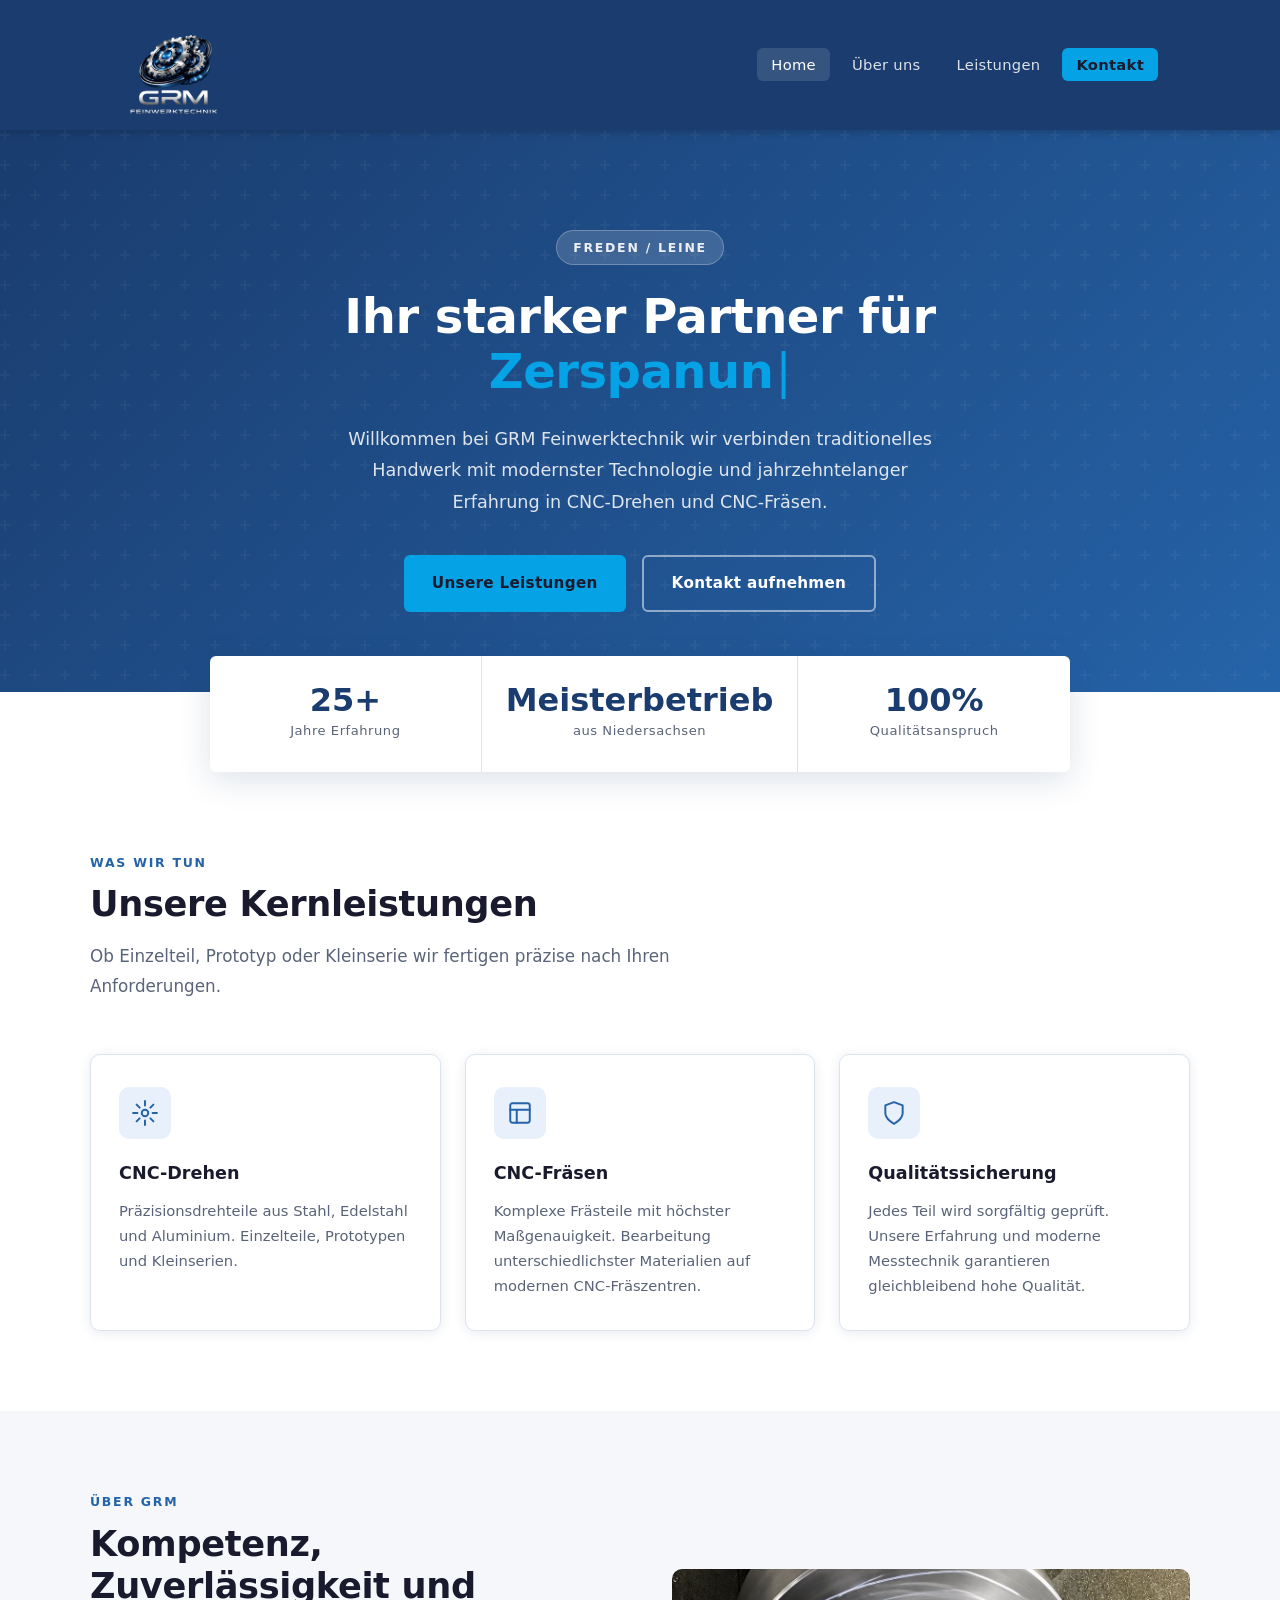
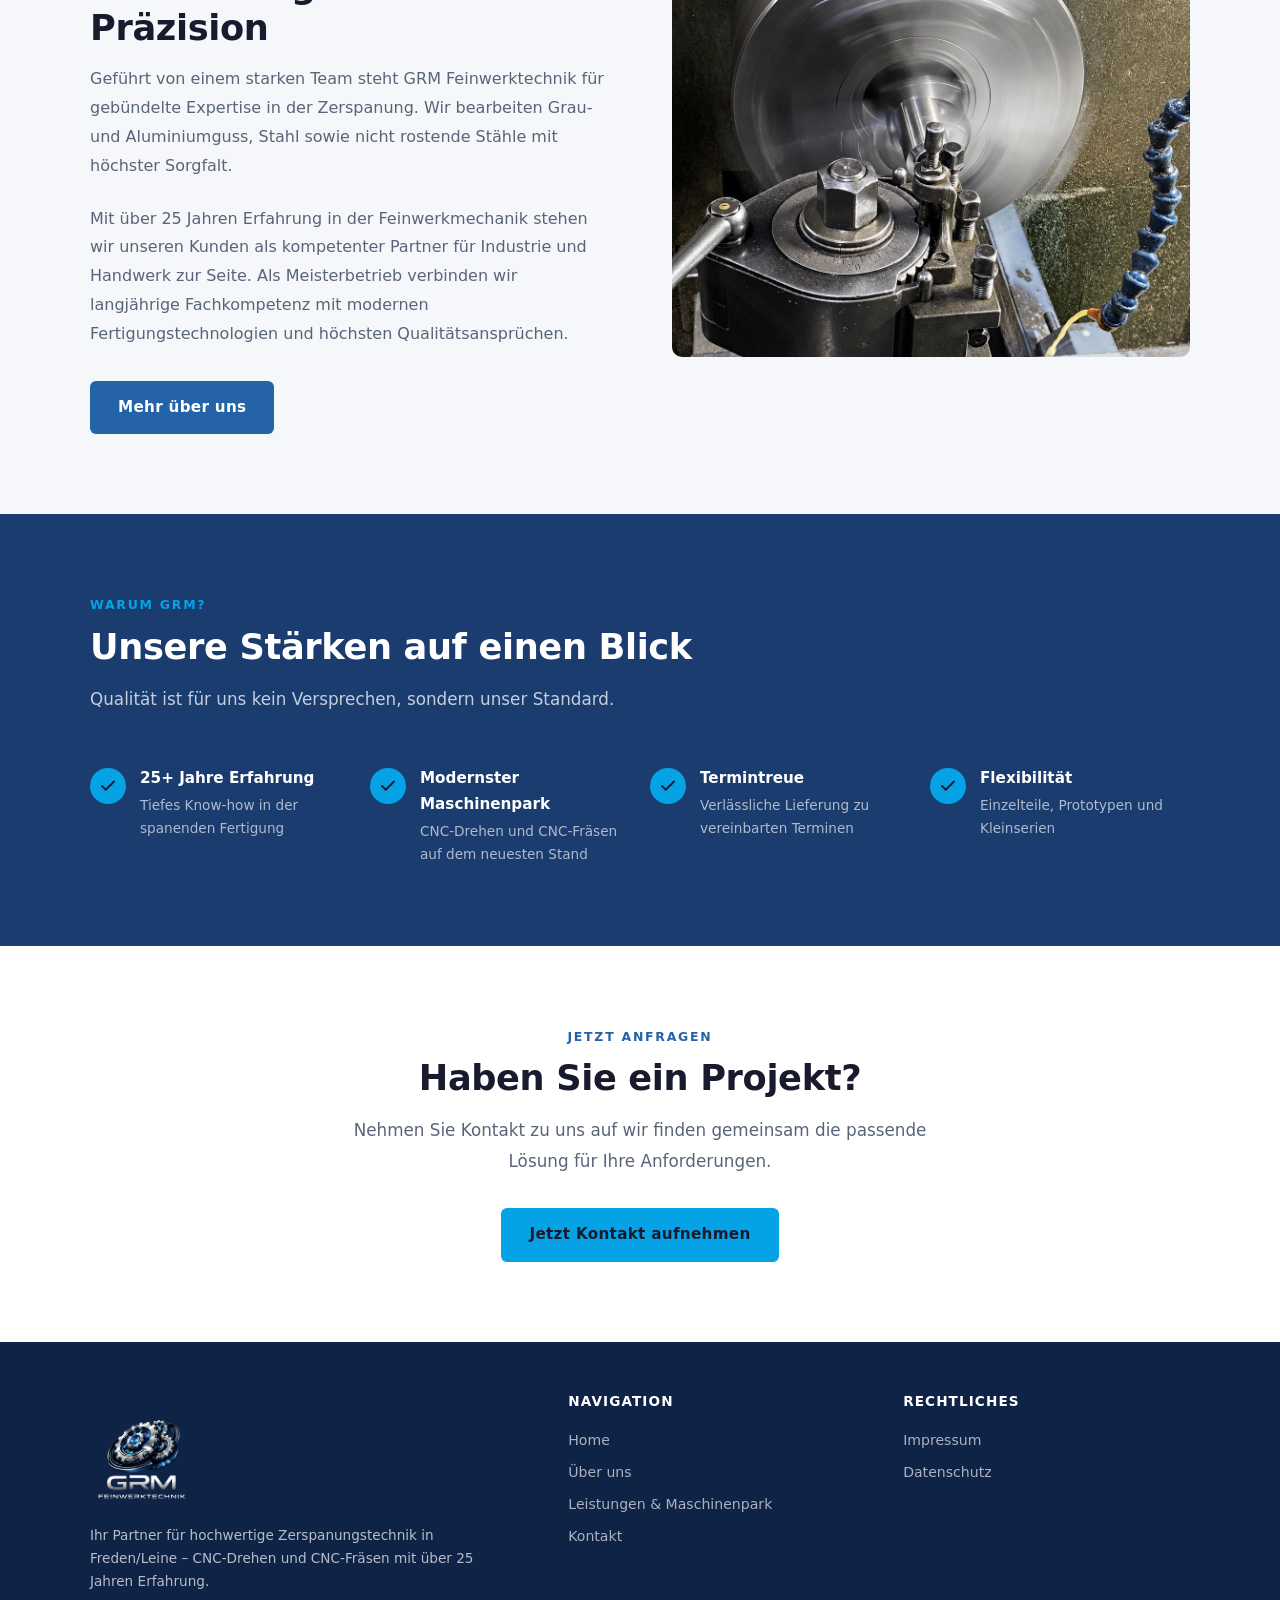
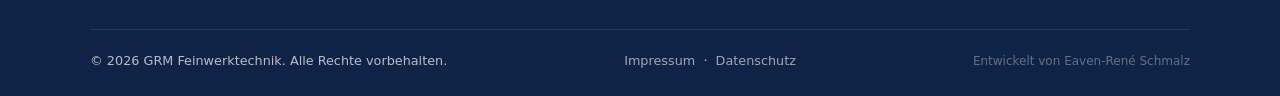
<file: index.html>
<!doctype html>
<html lang="de">
  <head>
    <meta charset="UTF-8" />
    <meta name="viewport" content="width=device-width, initial-scale=1.0" />
    <title>GRM Feinwerktechnik – Ihr Partner für Zerspanungstechnik</title>
    <meta
      name="description"
      content="GRM Feinwerktechnik in Freden/Leine – CNC-Drehen und CNC-Fräsen mit über 25 Jahren Erfahrung. Präzision, Qualität und Zuverlässigkeit."
    />
    <link rel="icon" type="image/svg+xml" href="images/favicon.svg" />
    <link rel="stylesheet" href="css/style.css" />
  </head>
  <body>
    <!-- NAVIGATION -->
    <header>
      <nav>
        <a href="index.html" class="nav-logo">
          <img src="images/Logo.png" alt="GRM Feinwerktechnik" />
        </a>
        <div class="nav-toggle" onclick="toggleNav()" aria-label="Menü">
          <span></span><span></span><span></span>
        </div>
        <ul class="nav-links" id="navLinks">
          <li><a href="index.html" class="active">Home</a></li>
          <li><a href="ueber-uns.html">Über uns</a></li>
          <li><a href="leistungen.html">Leistungen</a></li>
          <li><a href="kontakt.html" class="btn-nav">Kontakt</a></li>
        </ul>
      </nav>
    </header>

    <!-- HERO -->
    <section class="hero">
      <div class="hero-content">
        <div class="hero-badge">Freden / Leine</div>
        <h1>
          Ihr starker Partner für<br /><span id="typed-text"></span
          ><span class="typed-cursor">|</span>
        </h1>
        <p>
          Willkommen bei GRM Feinwerktechnik wir verbinden traditionelles
          Handwerk mit modernster Technologie und jahrzehntelanger Erfahrung in
          CNC-Drehen und CNC-Fräsen.
        </p>
        <div class="hero-cta">
          <a href="leistungen.html" class="btn btn-primary"
            >Unsere Leistungen</a
          >
          <a href="kontakt.html" class="btn btn-outline">Kontakt aufnehmen</a>
        </div>
      </div>
    </section>

    <!-- STATS BAR -->
    <div class="container">
      <div class="stats-bar">
        <div class="stat-item">
          <span class="stat-number">25+</span>
          <span class="stat-label">Jahre Erfahrung</span>
        </div>
        <div class="stat-item">
          <span class="stat-number">Meisterbetrieb</span>
          <span class="stat-label">aus Niedersachsen</span>
        </div>
        <div class="stat-item">
          <span class="stat-number">100%</span>
          <span class="stat-label">Qualitätsanspruch</span>
        </div>
      </div>
    </div>

    <!-- LEISTUNGEN ÜBERSICHT -->
    <section class="section">
      <div class="container">
        <div class="section-label">Was wir tun</div>
        <h2>Unsere Kernleistungen</h2>
        <p class="section-intro">
          Ob Einzelteil, Prototyp oder Kleinserie wir fertigen präzise nach
          Ihren Anforderungen.
        </p>

        <div class="cards">
          <div class="card">
            <div class="card-icon">
              <svg viewBox="0 0 24 24">
                <circle cx="12" cy="12" r="3" />
                <path
                  d="M12 1v4M12 19v4M4.22 4.22l2.83 2.83M16.95 16.95l2.83 2.83M1 12h4M19 12h4M4.22 19.78l2.83-2.83M16.95 7.05l2.83-2.83"
                />
              </svg>
            </div>
            <h3>CNC-Drehen</h3>
            <p>
              Präzisionsdrehteile aus Stahl, Edelstahl und Aluminium.
              Einzelteile, Prototypen und Kleinserien.
            </p>
          </div>

          <div class="card">
            <div class="card-icon">
              <svg viewBox="0 0 24 24">
                <rect x="3" y="3" width="18" height="18" rx="2" />
                <path d="M3 9h18M9 21V9" />
              </svg>
            </div>
            <h3>CNC-Fräsen</h3>
            <p>
              Komplexe Frästeile mit höchster Maßgenauigkeit. Bearbeitung
              unterschiedlichster Materialien auf modernen CNC-Fräszentren.
            </p>
          </div>

          <div class="card">
            <div class="card-icon">
              <svg viewBox="0 0 24 24">
                <path d="M12 22s8-4 8-10V5l-8-3-8 3v7c0 6 8 10 8 10z" />
              </svg>
            </div>
            <h3>Qualitätssicherung</h3>
            <p>
              Jedes Teil wird sorgfältig geprüft. Unsere Erfahrung und moderne
              Messtechnik garantieren gleichbleibend hohe Qualität.
            </p>
          </div>
        </div>
      </div>
    </section>

    <!-- ÜBER UNS TEASER -->
    <section class="section section-light">
      <div class="container">
        <div class="two-col">
          <div>
            <div class="section-label">Über GRM</div>
            <h2>Kompetenz, Zuverlässigkeit und Präzision</h2>
            <p
              style="
                color: var(--text-muted);
                margin-bottom: 24px;
                line-height: 1.8;
              "
            >
              Geführt von einem starken Team steht GRM Feinwerktechnik für
              gebündelte Expertise in der Zerspanung. Wir bearbeiten Grau- und
              Aluminiumguss, Stahl sowie nicht rostende Stähle mit höchster
              Sorgfalt.
            </p>
            <p
              style="
                color: var(--text-muted);
                margin-bottom: 32px;
                line-height: 1.8;
              "
            >
              Mit über 25 Jahren Erfahrung in der Feinwerkmechanik stehen wir
              unseren Kunden als kompetenter Partner für Industrie und Handwerk
              zur Seite. Als Meisterbetrieb verbinden wir langjährige
              Fachkompetenz mit modernen Fertigungstechnologien und höchsten
              Qualitätsansprüchen.
            </p>
            <a href="ueber-uns.html" class="btn btn-blue">Mehr über uns</a>
          </div>
          <div style="border-radius: 10px; overflow: hidden; aspect-ratio: 4/3">
            <img
              src="images/image_01.jpeg"
              alt="CNC Maschine bei GRM Feinwerktechnik"
              style="
                width: 100%;
                height: 100%;
                object-fit: cover;
                display: block;
              "
            />
          </div>
        </div>
      </div>
    </section>

    <!-- WARUM GRM -->

    <section class="section section-blue">
      <div class="container">
        <div class="section-label">Warum GRM?</div>
        <h2>Unsere Stärken auf einen Blick</h2>
        <p class="section-intro">
          Qualität ist für uns kein Versprechen, sondern unser Standard.
        </p>

        <div class="usp-list">
          <div class="usp-item">
            <div class="usp-icon">
              <svg viewBox="0 0 24 24">
                <polyline points="20 6 9 17 4 12" />
              </svg>
            </div>
            <div>
              <strong>25+ Jahre Erfahrung</strong>
              <p>Tiefes Know-how in der spanenden Fertigung</p>
            </div>
          </div>
          <div class="usp-item">
            <div class="usp-icon">
              <svg viewBox="0 0 24 24">
                <polyline points="20 6 9 17 4 12" />
              </svg>
            </div>
            <div>
              <strong>Modernster Maschinenpark</strong>
              <p>CNC-Drehen und CNC-Fräsen auf dem neuesten Stand</p>
            </div>
          </div>
          <div class="usp-item">
            <div class="usp-icon">
              <svg viewBox="0 0 24 24">
                <polyline points="20 6 9 17 4 12" />
              </svg>
            </div>
            <div>
              <strong>Termintreue</strong>
              <p>Verlässliche Lieferung zu vereinbarten Terminen</p>
            </div>
          </div>
          <div class="usp-item">
            <div class="usp-icon">
              <svg viewBox="0 0 24 24">
                <polyline points="20 6 9 17 4 12" />
              </svg>
            </div>
            <div>
              <strong>Flexibilität</strong>
              <p>Einzelteile, Prototypen und Kleinserien</p>
            </div>
          </div>
        </div>
      </div>
    </section>

    <!-- CTA -->
    <section class="section" style="text-align: center">
      <div class="container">
        <div class="section-label">Jetzt anfragen</div>
        <h2>Haben Sie ein Projekt?</h2>
        <p class="section-intro" style="margin: 0 auto 32px">
          Nehmen Sie Kontakt zu uns auf wir finden gemeinsam die passende Lösung
          für Ihre Anforderungen.
        </p>
        <a href="kontakt.html" class="btn btn-primary"
          >Jetzt Kontakt aufnehmen</a
        >
      </div>
    </section>

    <!-- FOOTER -->
    <footer>
      <div class="footer-inner">
        <div class="footer-brand">
          <a href="index.html" class="nav-logo" style="text-decoration: none">
            <img src="images/Logo.png" alt="GRM Feinwerktechnik" />
          </a>
          <p>
            Ihr Partner für hochwertige Zerspanungstechnik in Freden/Leine –
            CNC-Drehen und CNC-Fräsen mit über 25 Jahren Erfahrung.
          </p>
        </div>
        <div class="footer-col">
          <h4>Navigation</h4>
          <a href="index.html">Home</a>
          <a href="ueber-uns.html">Über uns</a>
          <a href="leistungen.html">Leistungen &amp; Maschinenpark</a>
          <a href="kontakt.html">Kontakt</a>
        </div>
        <div class="footer-col">
          <h4>Rechtliches</h4>
          <a href="impressum.html">Impressum</a>
          <a href="datenschutz.html">Datenschutz</a>
        </div>
      </div>
      <div class="footer-bottom">
        <span>&copy; 2026 GRM Feinwerktechnik. Alle Rechte vorbehalten.</span>
        <span>
          <a href="impressum.html">Impressum</a> &nbsp;·&nbsp;
          <a href="datenschutz.html">Datenschutz</a>
        </span>
        <span style="color: rgba(255, 255, 255, 0.35); font-size: 0.75rem"
          >Entwickelt von Eaven-René Schmalz</span
        >
      </div>
    </footer>

    <script>
      function toggleNav() {
        document.getElementById("navLinks").classList.toggle("open");
      }

      // Typewriter Animation
      const words = [
        "Zerspanungstechnik",
        "Prototypenbau",
        "CNC-Fräsen",
        "CNC-Drehen",
        "Kleinserien",
        "Ersatzteile",
      ];

      let wordIndex = 0;
      let charIndex = 0;
      let isDeleting = false;
      const el = document.getElementById("typed-text");

      function type() {
        const current = words[wordIndex];

        if (isDeleting) {
          el.textContent = current.substring(0, charIndex - 1);
          charIndex--;
        } else {
          el.textContent = current.substring(0, charIndex + 1);
          charIndex++;
        }

        let delay = isDeleting ? 55 : 95;

        if (!isDeleting && charIndex === current.length) {
          delay = 2200;
          isDeleting = true;
        } else if (isDeleting && charIndex === 0) {
          isDeleting = false;
          wordIndex = (wordIndex + 1) % words.length;
          delay = 350;
        }

        setTimeout(type, delay);
      }

      setTimeout(type, 600);
    </script>
  </body>
</html>
</file>
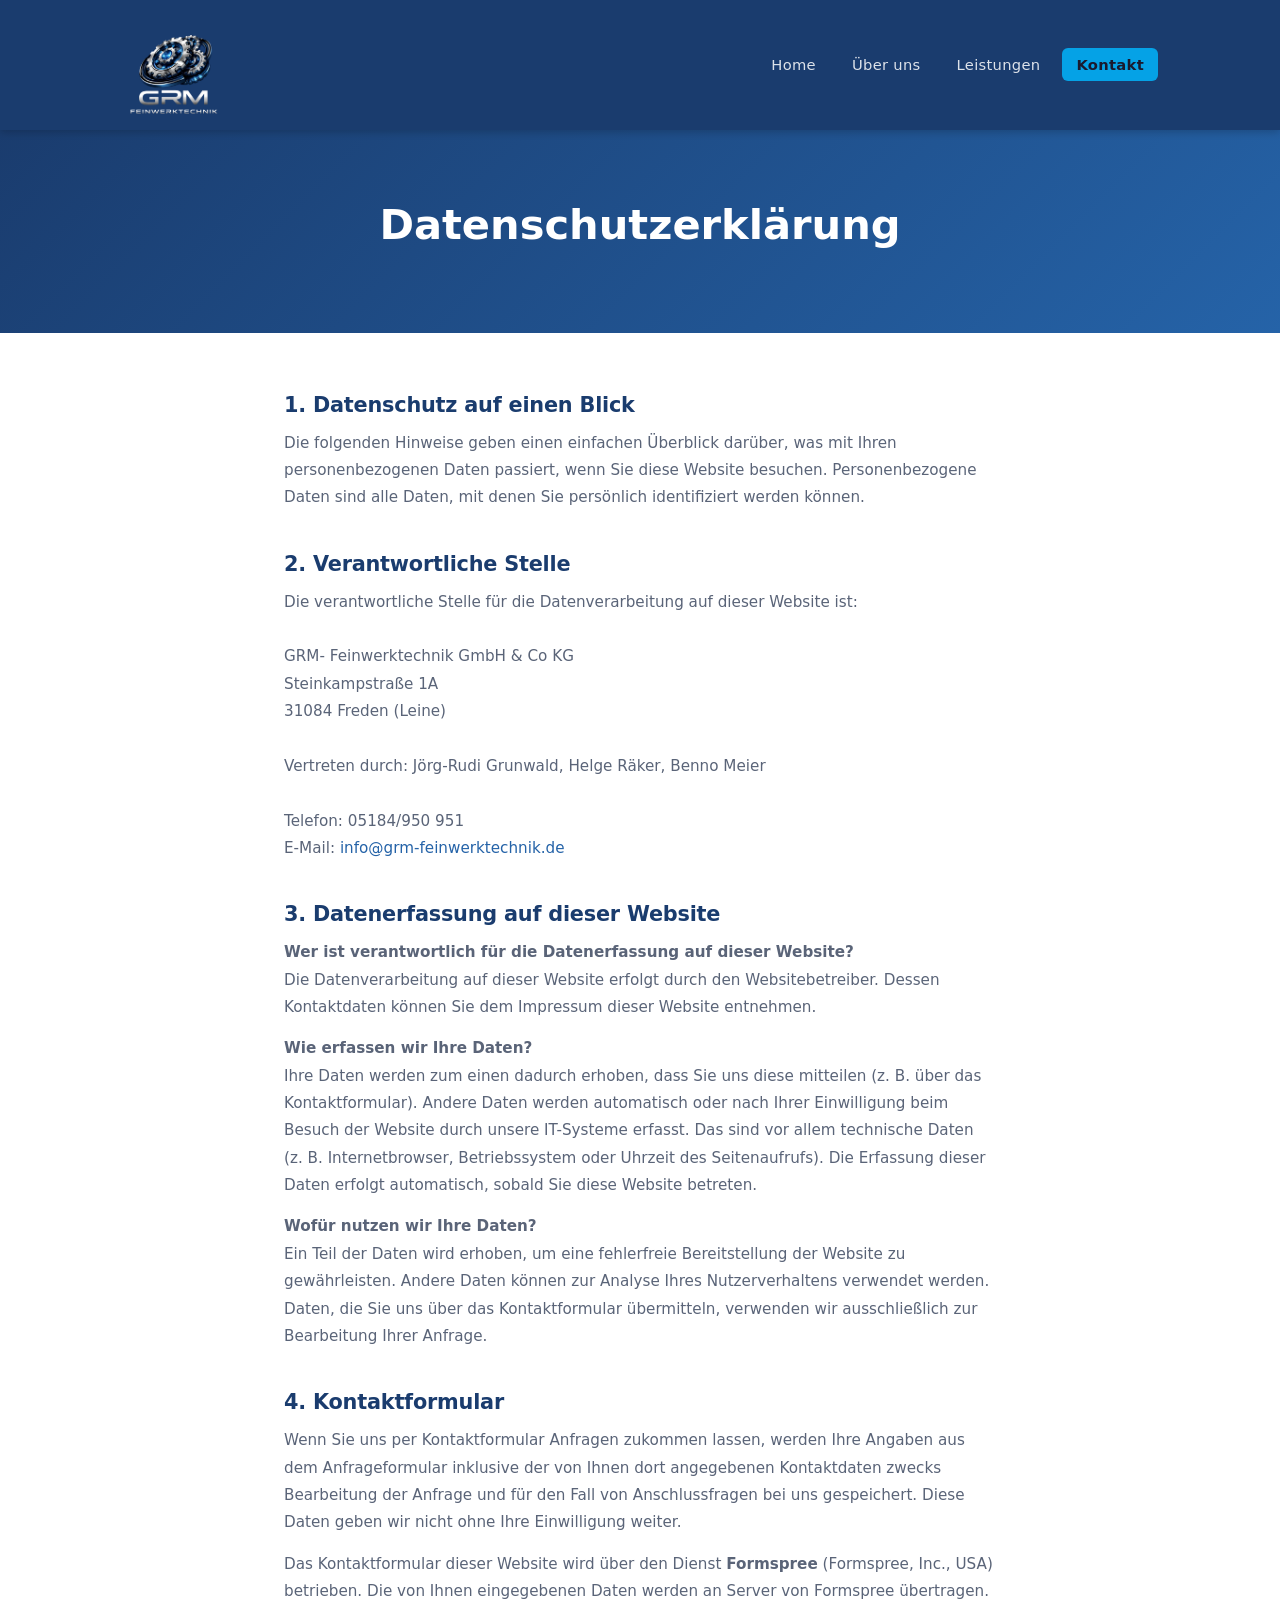
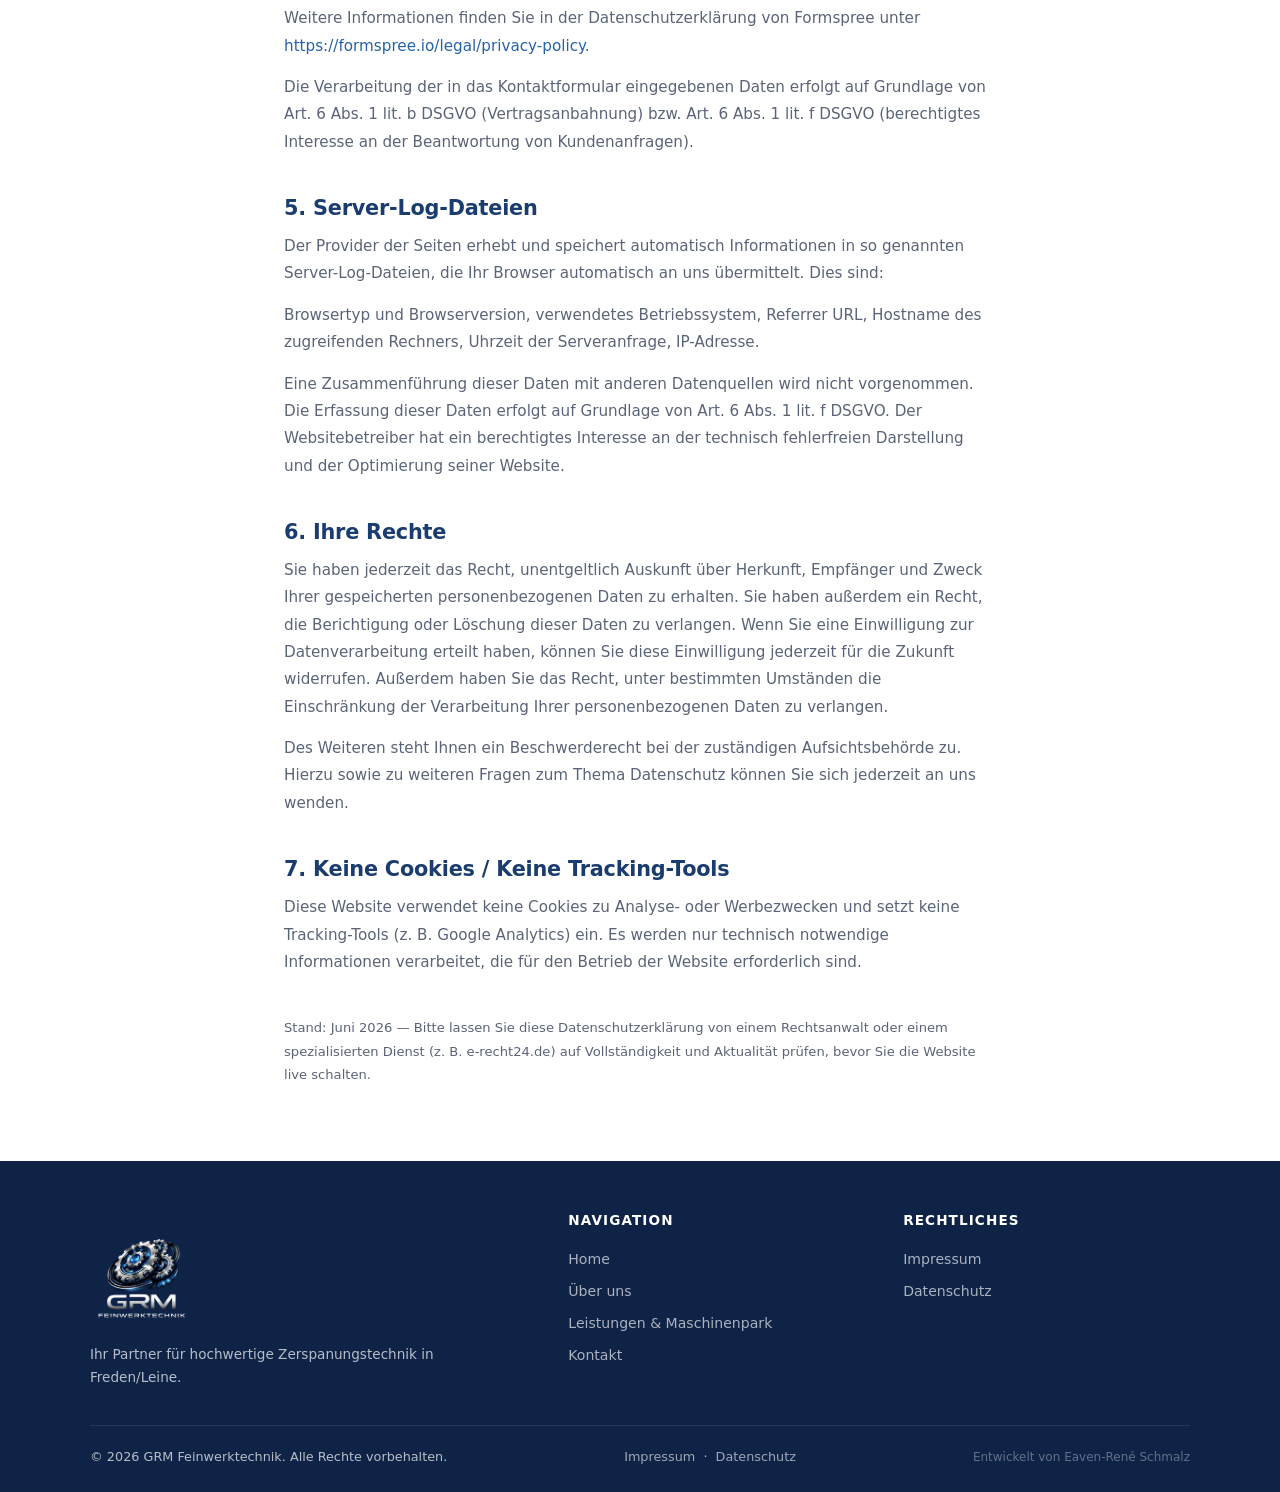
<file: datenschutz.html>
<!doctype html>
<html lang="de">
  <head>
    <meta charset="UTF-8" />
    <meta name="viewport" content="width=device-width, initial-scale=1.0" />
    <title>Datenschutzerklärung – GRM Feinwerktechnik</title>
    <link rel="icon" type="image/svg+xml" href="images/favicon.svg" />
    <link rel="stylesheet" href="css/style.css" />
  </head>
  <body>
    <!-- NAVIGATION -->
    <header>
      <nav>
        <a href="index.html" class="nav-logo">
          <img src="images/Logo.png" alt="GRM Feinwerktechnik" />
        </a>
        <div class="nav-toggle" onclick="toggleNav()" aria-label="Menü">
          <span></span><span></span><span></span>
        </div>
        <ul class="nav-links" id="navLinks">
          <li><a href="index.html">Home</a></li>
          <li><a href="ueber-uns.html">Über uns</a></li>
          <li><a href="leistungen.html">Leistungen</a></li>
          <li><a href="kontakt.html" class="btn-nav">Kontakt</a></li>
        </ul>
      </nav>
    </header>

    <!-- PAGE HEADER -->
    <div class="page-header">
      <h1>Datenschutzerklärung</h1>
    </div>

    <div class="legal-content">
      <h2>1. Datenschutz auf einen Blick</h2>
      <p>
        Die folgenden Hinweise geben einen einfachen Überblick darüber, was mit
        Ihren personenbezogenen Daten passiert, wenn Sie diese Website besuchen.
        Personenbezogene Daten sind alle Daten, mit denen Sie persönlich
        identifiziert werden können.
      </p>

      <h2>2. Verantwortliche Stelle</h2>
      <p>
        Die verantwortliche Stelle für die Datenverarbeitung auf dieser Website
        ist:<br /><br />
        GRM- Feinwerktechnik GmbH & Co KG<br />
        Steinkampstraße 1A<br />
        31084 Freden (Leine)<br /><br />
        Vertreten durch: Jörg-Rudi Grunwald, Helge Räker, Benno Meier<br /><br />
        Telefon: 05184/950 951<br />
        E-Mail:
        <a href="mailto:info@grm-feinwerktechnik.de"
          >info@grm-feinwerktechnik.de</a
        >
      </p>

      <h2>3. Datenerfassung auf dieser Website</h2>
      <p>
        <strong
          >Wer ist verantwortlich für die Datenerfassung auf dieser
          Website?</strong
        ><br />
        Die Datenverarbeitung auf dieser Website erfolgt durch den
        Websitebetreiber. Dessen Kontaktdaten können Sie dem Impressum dieser
        Website entnehmen.
      </p>
      <p>
        <strong>Wie erfassen wir Ihre Daten?</strong><br />
        Ihre Daten werden zum einen dadurch erhoben, dass Sie uns diese
        mitteilen (z. B. über das Kontaktformular). Andere Daten werden
        automatisch oder nach Ihrer Einwilligung beim Besuch der Website durch
        unsere IT-Systeme erfasst. Das sind vor allem technische Daten (z. B.
        Internetbrowser, Betriebssystem oder Uhrzeit des Seitenaufrufs). Die
        Erfassung dieser Daten erfolgt automatisch, sobald Sie diese Website
        betreten.
      </p>
      <p>
        <strong>Wofür nutzen wir Ihre Daten?</strong><br />
        Ein Teil der Daten wird erhoben, um eine fehlerfreie Bereitstellung der
        Website zu gewährleisten. Andere Daten können zur Analyse Ihres
        Nutzerverhaltens verwendet werden. Daten, die Sie uns über das
        Kontaktformular übermitteln, verwenden wir ausschließlich zur
        Bearbeitung Ihrer Anfrage.
      </p>

      <h2>4. Kontaktformular</h2>
      <p>
        Wenn Sie uns per Kontaktformular Anfragen zukommen lassen, werden Ihre
        Angaben aus dem Anfrageformular inklusive der von Ihnen dort angegebenen
        Kontaktdaten zwecks Bearbeitung der Anfrage und für den Fall von
        Anschlussfragen bei uns gespeichert. Diese Daten geben wir nicht ohne
        Ihre Einwilligung weiter.
      </p>
      <p>
        Das Kontaktformular dieser Website wird über den Dienst
        <strong>Formspree</strong> (Formspree, Inc., USA) betrieben. Die von
        Ihnen eingegebenen Daten werden an Server von Formspree übertragen.
        Weitere Informationen finden Sie in der Datenschutzerklärung von
        Formspree unter
        <a
          href="https://formspree.io/legal/privacy-policy"
          target="_blank"
          rel="noopener"
          >https://formspree.io/legal/privacy-policy</a
        >.
      </p>
      <p>
        Die Verarbeitung der in das Kontaktformular eingegebenen Daten erfolgt
        auf Grundlage von Art. 6 Abs. 1 lit. b DSGVO (Vertragsanbahnung) bzw.
        Art. 6 Abs. 1 lit. f DSGVO (berechtigtes Interesse an der Beantwortung
        von Kundenanfragen).
      </p>

      <h2>5. Server-Log-Dateien</h2>
      <p>
        Der Provider der Seiten erhebt und speichert automatisch Informationen
        in so genannten Server-Log-Dateien, die Ihr Browser automatisch an uns
        übermittelt. Dies sind:
      </p>
      <p>
        Browsertyp und Browserversion, verwendetes Betriebssystem, Referrer URL,
        Hostname des zugreifenden Rechners, Uhrzeit der Serveranfrage,
        IP-Adresse.
      </p>
      <p>
        Eine Zusammenführung dieser Daten mit anderen Datenquellen wird nicht
        vorgenommen. Die Erfassung dieser Daten erfolgt auf Grundlage von Art. 6
        Abs. 1 lit. f DSGVO. Der Websitebetreiber hat ein berechtigtes Interesse
        an der technisch fehlerfreien Darstellung und der Optimierung seiner
        Website.
      </p>

      <h2>6. Ihre Rechte</h2>
      <p>
        Sie haben jederzeit das Recht, unentgeltlich Auskunft über Herkunft,
        Empfänger und Zweck Ihrer gespeicherten personenbezogenen Daten zu
        erhalten. Sie haben außerdem ein Recht, die Berichtigung oder Löschung
        dieser Daten zu verlangen. Wenn Sie eine Einwilligung zur
        Datenverarbeitung erteilt haben, können Sie diese Einwilligung jederzeit
        für die Zukunft widerrufen. Außerdem haben Sie das Recht, unter
        bestimmten Umständen die Einschränkung der Verarbeitung Ihrer
        personenbezogenen Daten zu verlangen.
      </p>
      <p>
        Des Weiteren steht Ihnen ein Beschwerderecht bei der zuständigen
        Aufsichtsbehörde zu. Hierzu sowie zu weiteren Fragen zum Thema
        Datenschutz können Sie sich jederzeit an uns wenden.
      </p>

      <h2>7. Keine Cookies / Keine Tracking-Tools</h2>
      <p>
        Diese Website verwendet keine Cookies zu Analyse- oder Werbezwecken und
        setzt keine Tracking-Tools (z. B. Google Analytics) ein. Es werden nur
        technisch notwendige Informationen verarbeitet, die für den Betrieb der
        Website erforderlich sind.
      </p>

      <p style="margin-top: 40px; font-size: 0.82rem; color: var(--text-muted)">
        Stand: Juni 2026 — Bitte lassen Sie diese Datenschutzerklärung von einem
        Rechtsanwalt oder einem spezialisierten Dienst (z. B. e-recht24.de) auf
        Vollständigkeit und Aktualität prüfen, bevor Sie die Website live
        schalten.
      </p>
    </div>

    <!-- FOOTER -->
    <footer>
      <div class="footer-inner">
        <div class="footer-brand">
          <a href="index.html" class="nav-logo" style="text-decoration: none">
            <img src="images/Logo.png" alt="GRM Feinwerktechnik" />
          </a>
          <p>Ihr Partner für hochwertige Zerspanungstechnik in Freden/Leine.</p>
        </div>
        <div class="footer-col">
          <h4>Navigation</h4>
          <a href="index.html">Home</a>
          <a href="ueber-uns.html">Über uns</a>
          <a href="leistungen.html">Leistungen &amp; Maschinenpark</a>
          <a href="kontakt.html">Kontakt</a>
        </div>
        <div class="footer-col">
          <h4>Rechtliches</h4>
          <a href="impressum.html">Impressum</a>
          <a href="datenschutz.html">Datenschutz</a>
        </div>
      </div>
      <div class="footer-bottom">
        <span>&copy; 2026 GRM Feinwerktechnik. Alle Rechte vorbehalten.</span>
        <span>
          <a href="impressum.html">Impressum</a> &nbsp;·&nbsp;
          <a href="datenschutz.html">Datenschutz</a>
        </span>
        <span style="color: rgba(255, 255, 255, 0.35); font-size: 0.75rem"
          >Entwickelt von Eaven-René Schmalz</span
        >
      </div>
    </footer>

    <script>
      function toggleNav() {
        document.getElementById("navLinks").classList.toggle("open");
      }
    </script>
  </body>
</html>
</file>
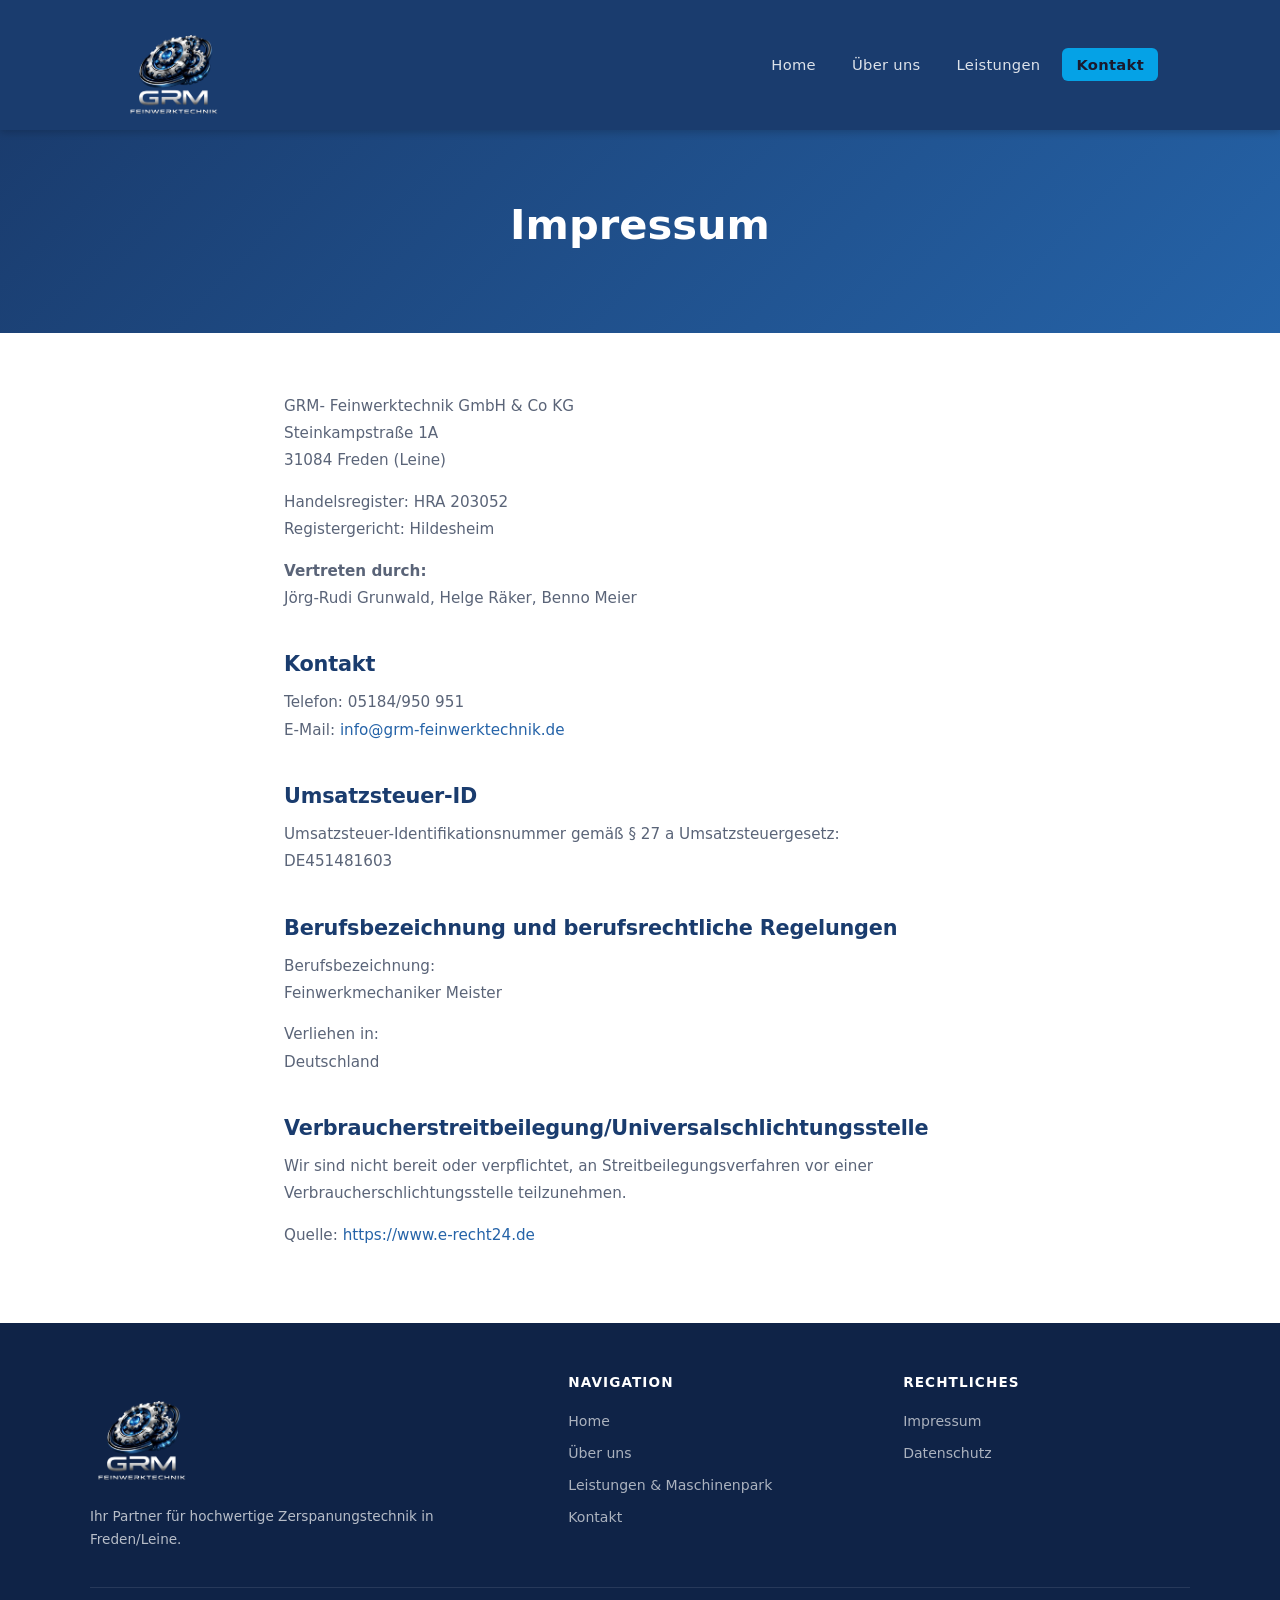
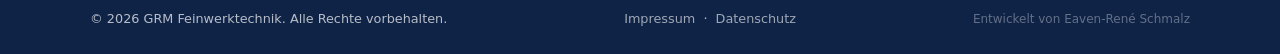
<file: impressum.html>
<!doctype html>
<html lang="de">
  <head>
    <meta charset="UTF-8" />
    <meta name="viewport" content="width=device-width, initial-scale=1.0" />
    <title>Impressum – GRM Feinwerktechnik</title>
    <link rel="icon" type="image/svg+xml" href="images/favicon.svg" />
    <link rel="stylesheet" href="css/style.css" />
  </head>
  <body>
    <!-- NAVIGATION -->
    <header>
      <nav>
        <a href="index.html" class="nav-logo">
          <img src="images/Logo.png" alt="GRM Feinwerktechnik" />
        </a>
        <div class="nav-toggle" onclick="toggleNav()" aria-label="Menü">
          <span></span><span></span><span></span>
        </div>
        <ul class="nav-links" id="navLinks">
          <li><a href="index.html">Home</a></li>
          <li><a href="ueber-uns.html">Über uns</a></li>
          <li><a href="leistungen.html">Leistungen</a></li>
          <li><a href="kontakt.html" class="btn-nav">Kontakt</a></li>
        </ul>
      </nav>
    </header>

    <!-- PAGE HEADER -->
    <div class="page-header">
      <h1>Impressum</h1>
    </div>

    <div class="legal-content">
      <p>
        GRM- Feinwerktechnik GmbH & Co KG<br />
        Steinkampstraße 1A<br />
        31084 Freden (Leine)
      </p>

      <p>
        Handelsregister: HRA 203052<br />
        Registergericht: Hildesheim
      </p>

      <p>
        <strong>Vertreten durch:</strong><br />
        Jörg-Rudi Grunwald, Helge Räker, Benno Meier
      </p>

      <h2>Kontakt</h2>
      <p>
        Telefon: 05184/950 951<br />
        E-Mail:
        <a href="mailto:info@grm-feinwerktechnik.de"
          >info@grm-feinwerktechnik.de</a
        >
      </p>

      <h2>Umsatzsteuer-ID</h2>
      <p>
        Umsatzsteuer-Identifikationsnummer gemäß § 27 a Umsatzsteuergesetz:<br />
        DE451481603
      </p>

      <h2>Berufsbezeichnung und berufsrechtliche Regelungen</h2>
      <p>
        Berufsbezeichnung:<br />
        Feinwerkmechaniker Meister
      </p>
      <p>
        Verliehen in:<br />
        Deutschland
      </p>

      <h2>
        Verbraucher&shy;streit&shy;beilegung/Universal&shy;schlichtungs&shy;stelle
      </h2>
      <p>
        Wir sind nicht bereit oder verpflichtet, an Streitbeilegungsverfahren
        vor einer Verbraucherschlichtungsstelle teilzunehmen.
      </p>

      <p>
        Quelle:
        <a href="https://www.e-recht24.de" target="_blank" rel="noopener"
          >https://www.e-recht24.de</a
        >
      </p>
    </div>

    <!-- FOOTER -->
    <footer>
      <div class="footer-inner">
        <div class="footer-brand">
          <a href="index.html" class="nav-logo" style="text-decoration: none">
            <img src="images/Logo.png" alt="GRM Feinwerktechnik" />
          </a>
          <p>Ihr Partner für hochwertige Zerspanungstechnik in Freden/Leine.</p>
        </div>
        <div class="footer-col">
          <h4>Navigation</h4>
          <a href="index.html">Home</a>
          <a href="ueber-uns.html">Über uns</a>
          <a href="leistungen.html">Leistungen &amp; Maschinenpark</a>
          <a href="kontakt.html">Kontakt</a>
        </div>
        <div class="footer-col">
          <h4>Rechtliches</h4>
          <a href="impressum.html">Impressum</a>
          <a href="datenschutz.html">Datenschutz</a>
        </div>
      </div>
      <div class="footer-bottom">
        <span>&copy; 2026 GRM Feinwerktechnik. Alle Rechte vorbehalten.</span>
        <span>
          <a href="impressum.html">Impressum</a> &nbsp;·&nbsp;
          <a href="datenschutz.html">Datenschutz</a>
        </span>
        <span style="color: rgba(255, 255, 255, 0.35); font-size: 0.75rem"
          >Entwickelt von Eaven-René Schmalz</span
        >
      </div>
    </footer>

    <script>
      function toggleNav() {
        document.getElementById("navLinks").classList.toggle("open");
      }
    </script>
  </body>
</html>
</file>
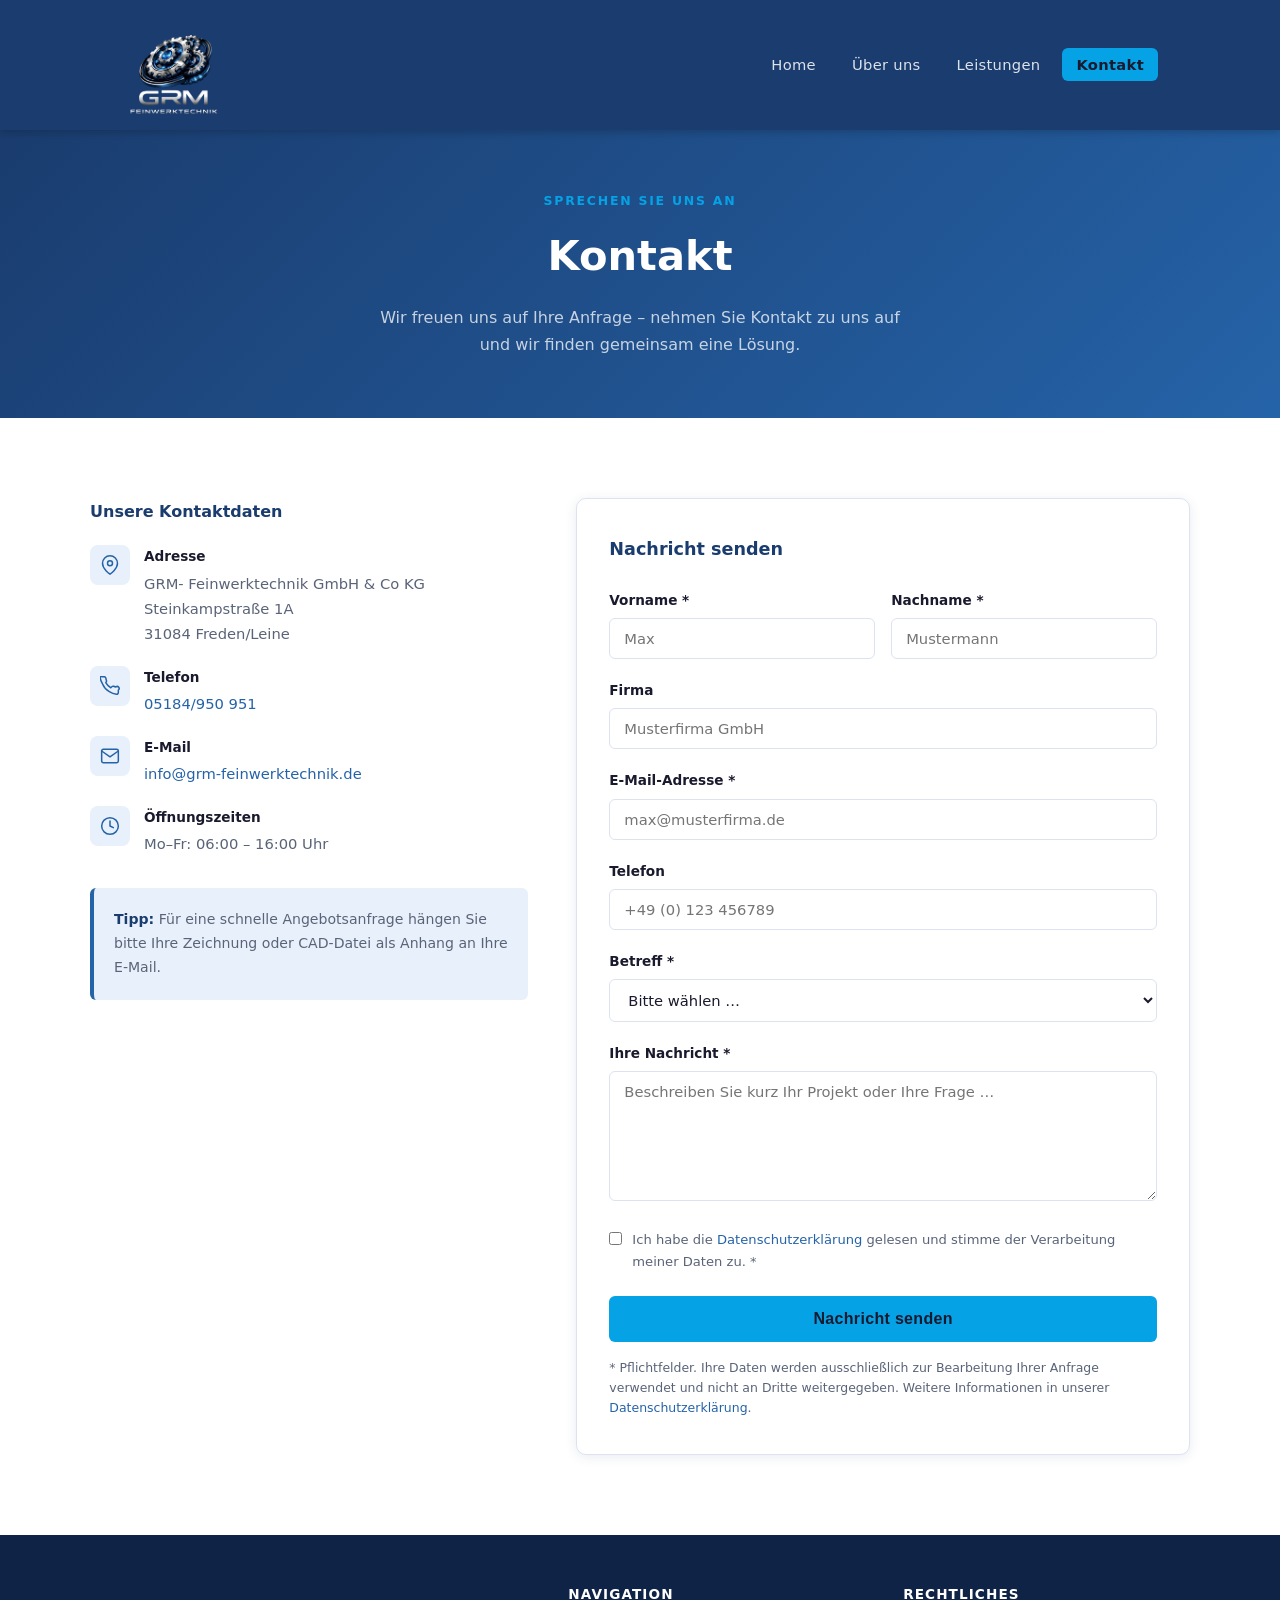
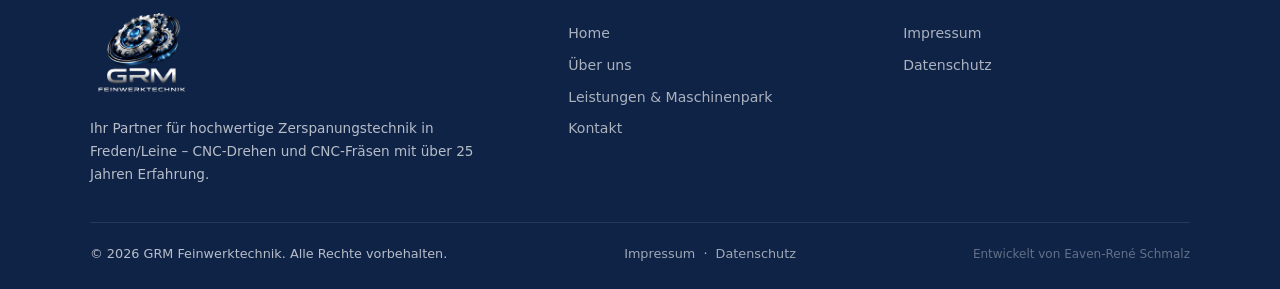
<file: kontakt.html>
<!doctype html>
<html lang="de">
  <head>
    <meta charset="UTF-8" />
    <meta name="viewport" content="width=device-width, initial-scale=1.0" />
    <title>Kontakt – GRM Feinwerktechnik</title>
    <meta
      name="description"
      content="Kontaktieren Sie GRM Feinwerktechnik in Freden/Leine. Wir freuen uns auf Ihre Anfrage."
    />
    <link rel="icon" type="image/svg+xml" href="images/favicon.svg" />
    <link rel="stylesheet" href="css/style.css" />
  </head>
  <body>
    <!-- NAVIGATION -->
    <header>
      <nav>
        <a href="index.html" class="nav-logo">
          <img src="images/Logo.png" alt="GRM Feinwerktechnik" />
        </a>
        <div class="nav-toggle" onclick="toggleNav()" aria-label="Menü">
          <span></span><span></span><span></span>
        </div>
        <ul class="nav-links" id="navLinks">
          <li><a href="index.html">Home</a></li>
          <li><a href="ueber-uns.html">Über uns</a></li>
          <li><a href="leistungen.html">Leistungen</a></li>
          <li><a href="kontakt.html" class="active btn-nav">Kontakt</a></li>
        </ul>
      </nav>
    </header>

    <!-- PAGE HEADER -->
    <div class="page-header">
      <div class="section-label">Sprechen Sie uns an</div>
      <h1>Kontakt</h1>
      <p>
        Wir freuen uns auf Ihre Anfrage – nehmen Sie Kontakt zu uns auf und wir
        finden gemeinsam eine Lösung.
      </p>
    </div>

    <!-- KONTAKT -->
    <section class="section">
      <div class="container">
        <div class="contact-grid">
          <!-- KONTAKTDATEN -->
          <div class="contact-info">
            <h3>Unsere Kontaktdaten</h3>

            <div class="contact-item">
              <div class="contact-item-icon">
                <svg viewBox="0 0 24 24">
                  <path d="M21 10c0 7-9 13-9 13s-9-6-9-13a9 9 0 0118 0z" />
                  <circle cx="12" cy="10" r="3" />
                </svg>
              </div>
              <div>
                <strong>Adresse</strong>
                <p>
                  GRM- Feinwerktechnik GmbH & Co KG<br />
                  Steinkampstraße 1A<br />
                  31084 Freden/Leine
                </p>
              </div>
            </div>

            <div class="contact-item">
              <div class="contact-item-icon">
                <svg viewBox="0 0 24 24">
                  <path
                    d="M22 16.92v3a2 2 0 01-2.18 2 19.79 19.79 0 01-8.63-3.07A19.5 19.5 0 013.07 9.5a19.79 19.79 0 01-3.07-8.67A2 2 0 012 .84h3a2 2 0 012 1.72c.127.96.361 1.903.7 2.81a2 2 0 01-.45 2.11L6.91 8.09a16 16 0 006 6l1.27-1.27a2 2 0 012.11-.45c.907.339 1.85.573 2.81.7A2 2 0 0122 16.92z"
                  />
                </svg>
              </div>
              <div>
                <strong>Telefon</strong>
                <p><a href="tel:+49000000000">05184/950 951</a></p>
              </div>
            </div>

            <div class="contact-item">
              <div class="contact-item-icon">
                <svg viewBox="0 0 24 24">
                  <path
                    d="M4 4h16c1.1 0 2 .9 2 2v12c0 1.1-.9 2-2 2H4c-1.1 0-2-.9-2-2V6c0-1.1.9-2 2-2z"
                  />
                  <polyline points="22,6 12,13 2,6" />
                </svg>
              </div>
              <div>
                <strong>E-Mail</strong>
                <p>
                  <a href="mailto:info@grm-feinwerktechnik.de"
                    >info@grm-feinwerktechnik.de</a
                  >
                </p>
              </div>
            </div>

            <div class="contact-item">
              <div class="contact-item-icon">
                <svg viewBox="0 0 24 24">
                  <circle cx="12" cy="12" r="10" />
                  <polyline points="12 6 12 12 16 14" />
                </svg>
              </div>
              <div>
                <strong>Öffnungszeiten</strong>
                <p>Mo–Fr: 06:00 – 16:00 Uhr<br /></p>
              </div>
            </div>

            <div
              style="
                margin-top: 32px;
                padding: 20px;
                background: var(--blue-pale);
                border-radius: var(--radius);
                border-left: 4px solid var(--blue-mid);
              "
            >
              <p
                style="
                  font-size: 0.88rem;
                  color: var(--text-muted);
                  margin: 0;
                  line-height: 1.7;
                "
              >
                <strong style="color: var(--blue-dark)">Tipp:</strong> Für eine
                schnelle Angebotsanfrage hängen Sie bitte Ihre Zeichnung oder
                CAD-Datei als Anhang an Ihre E-Mail.
              </p>
            </div>
          </div>

          <!-- FORMULAR -->
          <div class="form-card">
            <h3
              style="
                font-size: 1.1rem;
                font-weight: 700;
                margin-bottom: 24px;
                color: var(--blue-dark);
              "
            >
              Nachricht senden
            </h3>

            <!-- Erfolgsmeldung (versteckt bis Absenden) -->
            <div
              id="form-success"
              style="
                display: none;
                background: #d4edda;
                border: 1px solid #a8d5b5;
                border-radius: var(--radius);
                padding: 20px 22px;
                margin-bottom: 20px;
              "
            >
              <strong style="color: #1a5c2a; display: block; margin-bottom: 4px"
                >Nachricht erfolgreich gesendet!</strong
              >
              <span style="font-size: 0.9rem; color: #2d7a3a"
                >Vielen Dank für Ihre Anfrage. Wir melden uns so schnell wie
                möglich bei Ihnen.</span
              >
            </div>

            <!-- Fehlermeldung (versteckt bis Fehler) -->
            <div
              id="form-error"
              style="
                display: none;
                background: #fde8e8;
                border: 1px solid #f5b8b8;
                border-radius: var(--radius);
                padding: 20px 22px;
                margin-bottom: 20px;
              "
            >
              <strong style="color: #8b1a1a; display: block; margin-bottom: 4px"
                >Fehler beim Senden</strong
              >
              <span style="font-size: 0.9rem; color: #a03030"
                >Bitte versuchen Sie es erneut oder schreiben Sie uns direkt per
                E-Mail.</span
              >
            </div>

            <form id="kontaktForm">
              <!-- Formsubmit Konfiguration -->
              <input
                type="hidden"
                name="_subject"
                value="Neue Anfrage – GRM Feinwerktechnik"
              />
              <input type="hidden" name="_template" value="table" />
              <input type="hidden" name="_captcha" value="false" />

              <!-- Honeypot: für Menschen unsichtbar, Bots füllen es aus -->
              <div class="hp-field" aria-hidden="true">
                <label for="hp_website">Website leer lassen</label>
                <input
                  type="text"
                  id="hp_website"
                  name="hp_website"
                  autocomplete="off"
                  tabindex="-1"
                />
              </div>

              <!-- Zeitstempel (wird per JS gesetzt) -->
              <input type="hidden" id="form-timestamp" />

              <div class="form-row">
                <div class="form-group">
                  <label for="vorname">Vorname *</label>
                  <input
                    type="text"
                    id="vorname"
                    name="vorname"
                    required
                    placeholder="Max"
                  />
                </div>
                <div class="form-group">
                  <label for="nachname">Nachname *</label>
                  <input
                    type="text"
                    id="nachname"
                    name="nachname"
                    required
                    placeholder="Mustermann"
                  />
                </div>
              </div>

              <div class="form-group">
                <label for="firma">Firma</label>
                <input
                  type="text"
                  id="firma"
                  name="firma"
                  placeholder="Musterfirma GmbH"
                />
              </div>

              <div class="form-group">
                <label for="email">E-Mail-Adresse *</label>
                <input
                  type="email"
                  id="email"
                  name="email"
                  required
                  placeholder="max@musterfirma.de"
                />
              </div>

              <div class="form-group">
                <label for="telefon">Telefon</label>
                <input
                  type="tel"
                  id="telefon"
                  name="telefon"
                  placeholder="+49 (0) 123 456789"
                />
              </div>

              <div class="form-group">
                <label for="betreff">Betreff *</label>
                <select id="betreff" name="betreff" required>
                  <option value="">Bitte wählen …</option>
                  <option value="Angebotsanfrage CNC-Drehen">
                    Angebotsanfrage CNC-Drehen
                  </option>
                  <option value="Angebotsanfrage CNC-Fräsen">
                    Angebotsanfrage CNC-Fräsen
                  </option>
                  <option value="Allgemeine Anfrage">Allgemeine Anfrage</option>
                  <option value="Sonstiges">Sonstiges</option>
                </select>
              </div>

              <div class="form-group">
                <label for="nachricht">Ihre Nachricht *</label>
                <textarea
                  id="nachricht"
                  name="nachricht"
                  required
                  placeholder="Beschreiben Sie kurz Ihr Projekt oder Ihre Frage …"
                ></textarea>
              </div>

              <div
                class="form-group"
                style="
                  display: flex;
                  align-items: flex-start;
                  gap: 10px;
                  margin-bottom: 8px;
                "
              >
                <input
                  type="checkbox"
                  id="datenschutz"
                  name="datenschutz"
                  required
                  style="width: auto; margin-top: 3px; flex-shrink: 0"
                />
                <label
                  for="datenschutz"
                  style="
                    font-size: 0.82rem;
                    font-weight: 400;
                    color: var(--text-muted);
                    cursor: pointer;
                  "
                >
                  Ich habe die
                  <a href="datenschutz.html" target="_blank"
                    >Datenschutzerklärung</a
                  >
                  gelesen und stimme der Verarbeitung meiner Daten zu. *
                </label>
              </div>

              <button
                type="submit"
                id="submitBtn"
                class="btn btn-primary"
                style="
                  width: 100%;
                  justify-content: center;
                  margin-top: 8px;
                  font-size: 1rem;
                "
              >
                Nachricht senden
              </button>

              <p class="form-note">
                * Pflichtfelder. Ihre Daten werden ausschließlich zur
                Bearbeitung Ihrer Anfrage verwendet und nicht an Dritte
                weitergegeben. Weitere Informationen in unserer
                <a href="datenschutz.html">Datenschutzerklärung</a>.
              </p>
            </form>
          </div>
        </div>
      </div>
    </section>

    <!-- FOOTER -->
    <footer>
      <div class="footer-inner">
        <div class="footer-brand">
          <a href="index.html" class="nav-logo" style="text-decoration: none">
            <img src="images/Logo.png" alt="GRM Feinwerktechnik" />
          </a>
          <p>
            Ihr Partner für hochwertige Zerspanungstechnik in Freden/Leine –
            CNC-Drehen und CNC-Fräsen mit über 25 Jahren Erfahrung.
          </p>
        </div>
        <div class="footer-col">
          <h4>Navigation</h4>
          <a href="index.html">Home</a>
          <a href="ueber-uns.html">Über uns</a>
          <a href="leistungen.html">Leistungen &amp; Maschinenpark</a>
          <a href="kontakt.html">Kontakt</a>
        </div>
        <div class="footer-col">
          <h4>Rechtliches</h4>
          <a href="impressum.html">Impressum</a>
          <a href="datenschutz.html">Datenschutz</a>
        </div>
      </div>
      <div class="footer-bottom">
        <span>&copy; 2026 GRM Feinwerktechnik. Alle Rechte vorbehalten.</span>
        <span>
          <a href="impressum.html">Impressum</a> &nbsp;·&nbsp;
          <a href="datenschutz.html">Datenschutz</a>
        </span>
        <span style="color: rgba(255, 255, 255, 0.35); font-size: 0.75rem"
          >Entwickelt von Eaven-René Schmalz</span
        >
      </div>
    </footer>

    <script>
      function toggleNav() {
        document.getElementById("navLinks").classList.toggle("open");
      }

      // Zeitstempel setzen sobald die Seite geladen ist
      document.getElementById("form-timestamp").value = Date.now();

      document
        .getElementById("kontaktForm")
        .addEventListener("submit", async function (e) {
          e.preventDefault();

          const btn = document.getElementById("submitBtn");
          const successBox = document.getElementById("form-success");
          const errorBox = document.getElementById("form-error");

          // ── Honeypot-Prüfung ──────────────────────────────────────
          // Bots füllen das versteckte Feld aus — Menschen nicht
          if (document.getElementById("hp_website").value !== "") {
            return; // Bot erkannt, still ignorieren
          }

          // ── Zeitprüfung ───────────────────────────────────────────
          // Formulare die in unter 3 Sekunden abgesendet werden = Bot
          const elapsed =
            Date.now() -
            parseInt(document.getElementById("form-timestamp").value);
          if (elapsed < 3000) {
            return; // Zu schnell, still ignorieren
          }

          // ── Absenden via Formsubmit AJAX ──────────────────────────
          btn.disabled = true;
          btn.textContent = "Wird gesendet …";
          successBox.style.display = "none";
          errorBox.style.display = "none";

          const formData = new FormData(this);

          try {
            // ↓ Hier Ihre E-Mail-Adresse eintragen
            const res = await fetch(
              "https://formsubmit.co/ajax/info@grm-feinwerktechnik.de",
              {
                method: "POST",
                body: formData,
                headers: { Accept: "application/json" },
              },
            );

            if (res.ok) {
              successBox.style.display = "block";
              successBox.scrollIntoView({
                behavior: "smooth",
                block: "nearest",
              });
              this.reset();
              // Zeitstempel zurücksetzen für ggf. weitere Nutzung
              document.getElementById("form-timestamp").value = Date.now();
            } else {
              errorBox.style.display = "block";
            }
          } catch (_) {
            errorBox.style.display = "block";
          } finally {
            btn.disabled = false;
            btn.textContent = "Nachricht senden";
          }
        });
    </script>
  </body>
</html>
</file>
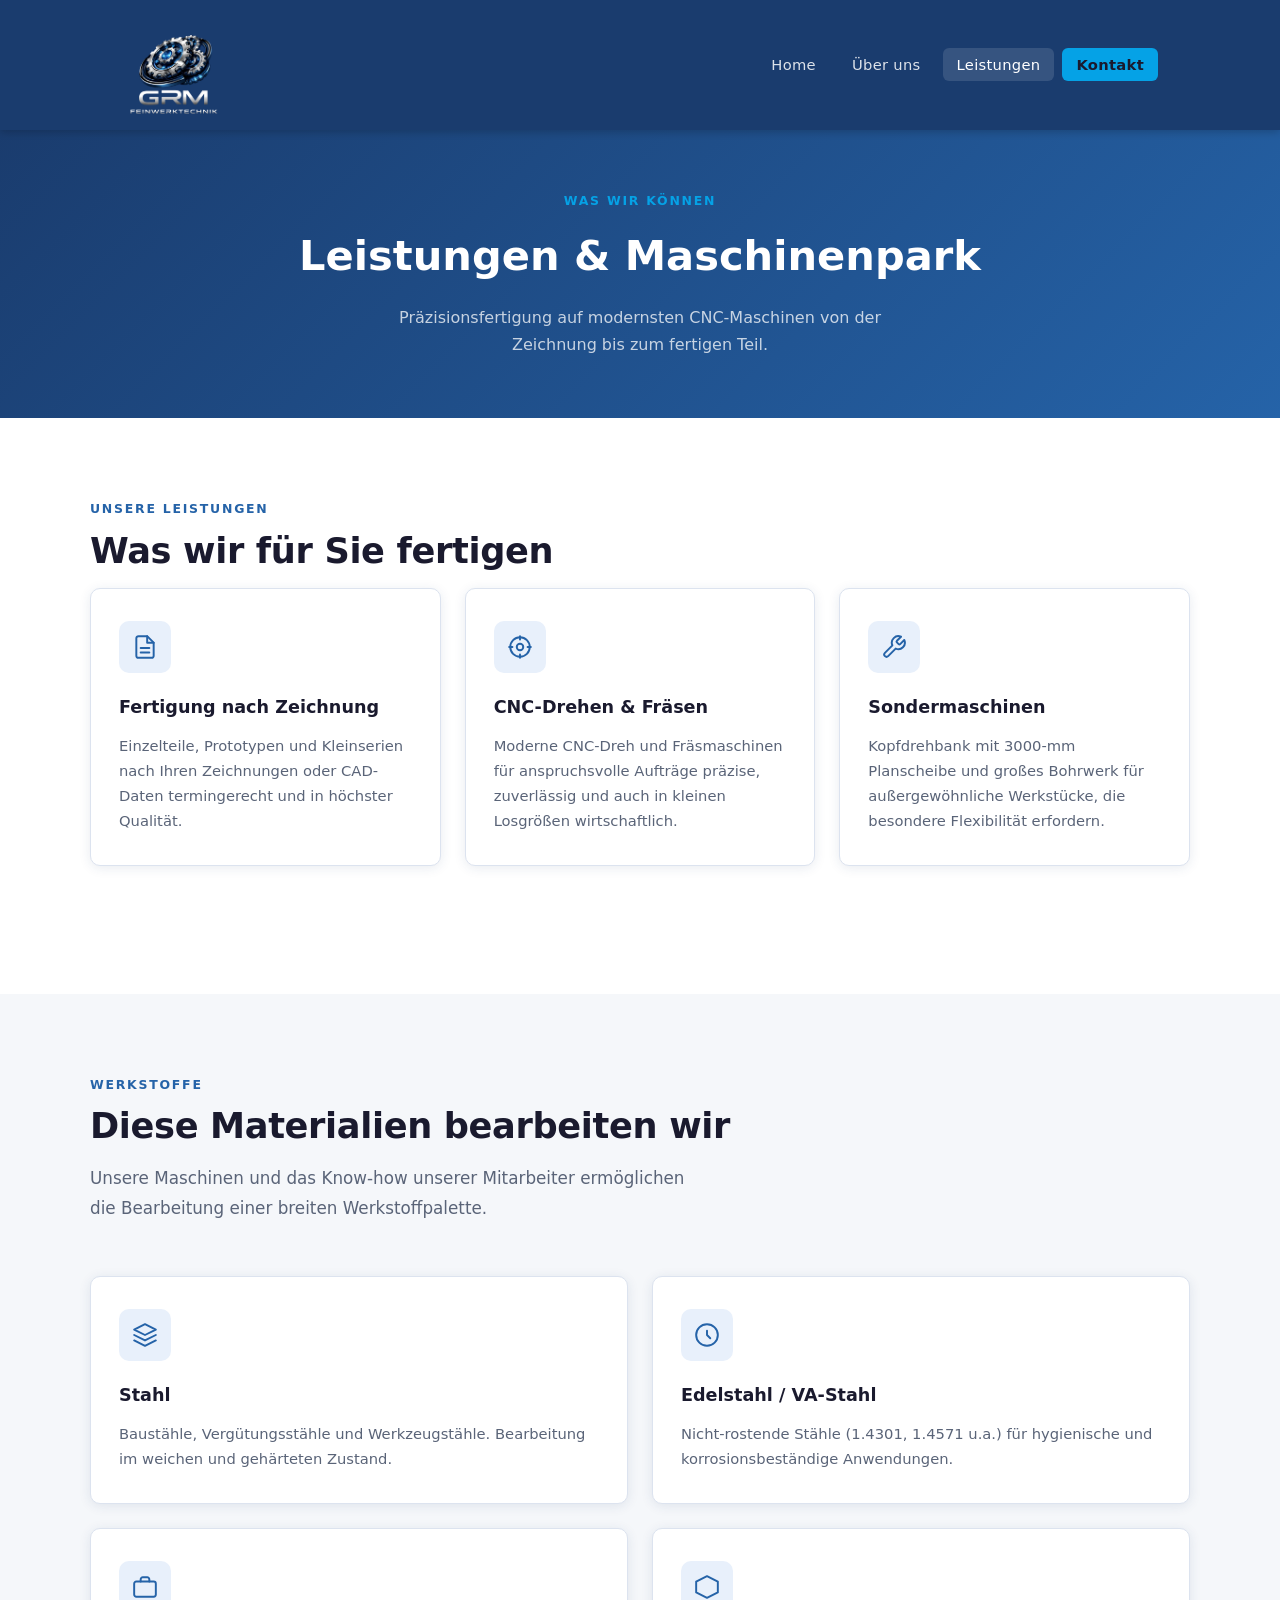
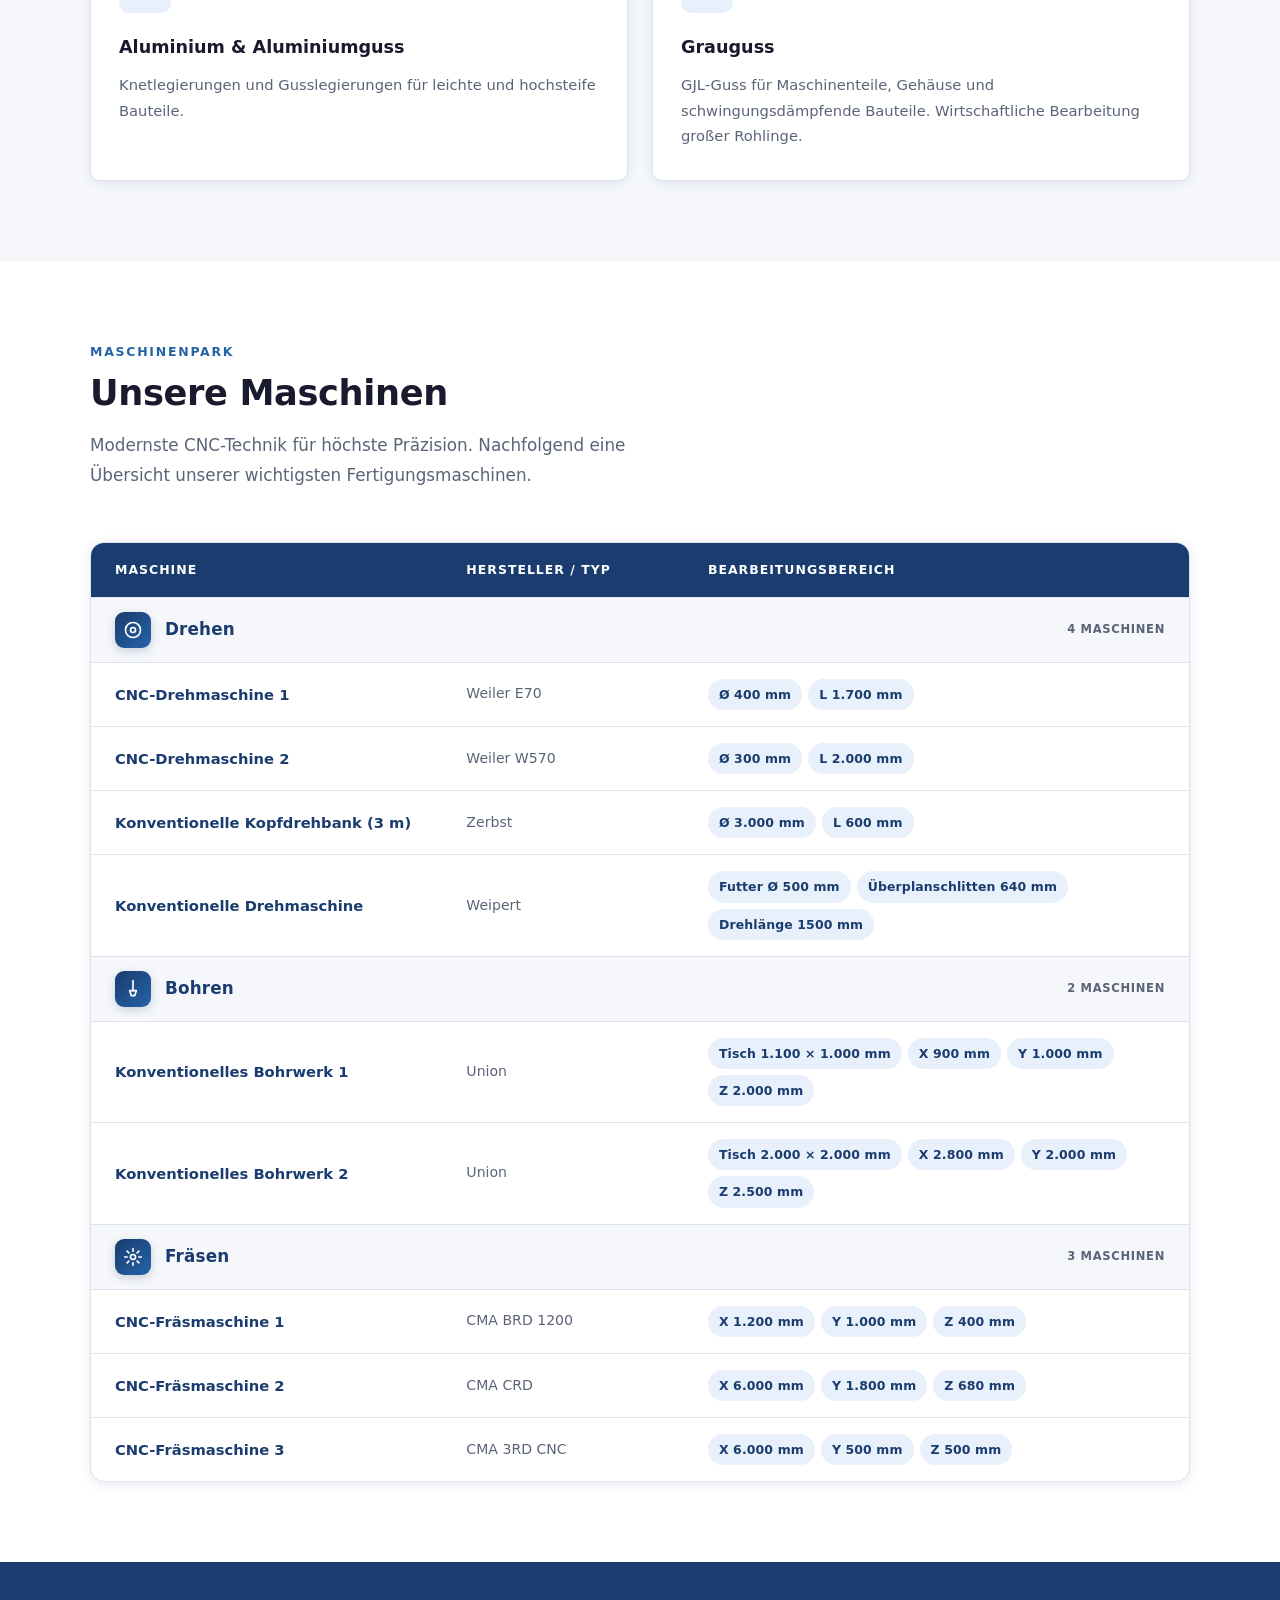
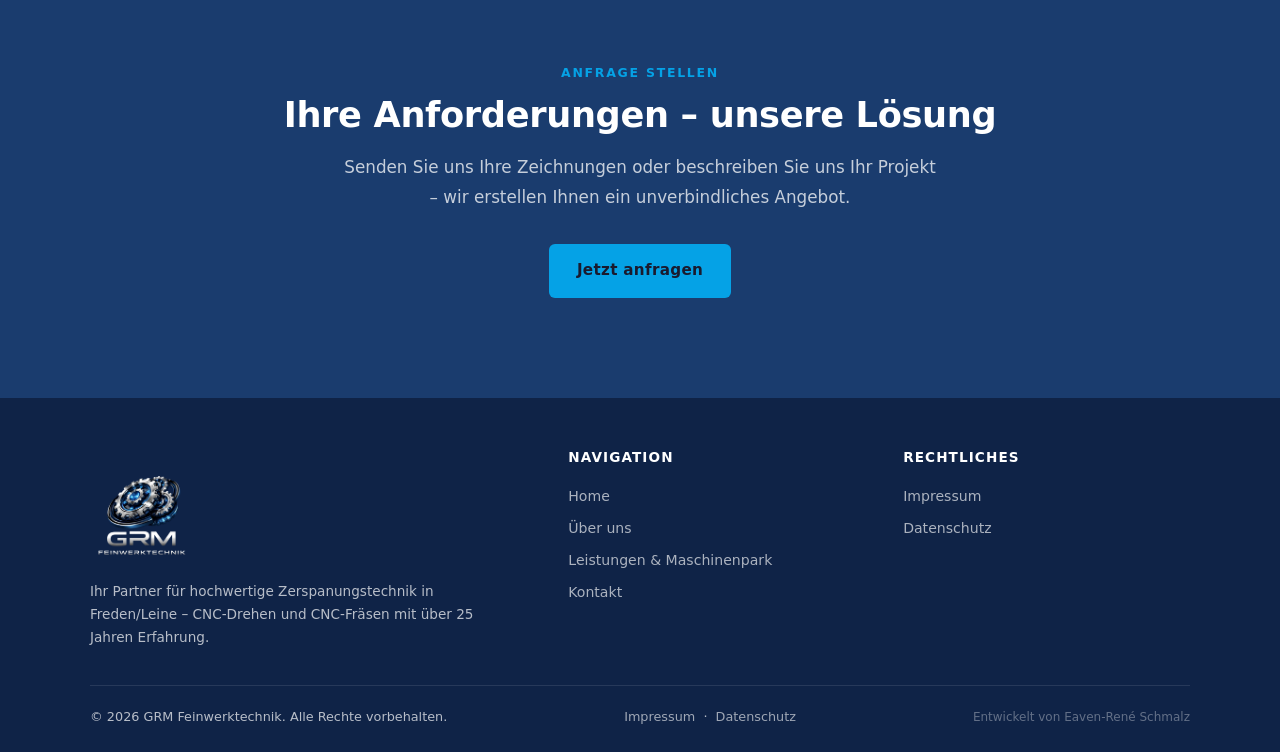
<file: leistungen.html>
<!doctype html>
<html lang="de">
  <head>
    <meta charset="UTF-8" />
    <meta name="viewport" content="width=device-width, initial-scale=1.0" />
    <title>Leistungen &amp; Maschinenpark – GRM Feinwerktechnik</title>
    <meta
      name="description"
      content="CNC-Drehen und CNC-Fräsen bei GRM Feinwerktechnik. Übersicht aller Leistungen und unseres Maschinenparks."
    />
    <link rel="icon" type="image/svg+xml" href="images/favicon.svg" />
    <link rel="stylesheet" href="css/style.css" />
  </head>
  <body>
    <!-- NAVIGATION -->
    <header>
      <nav>
        <a href="index.html" class="nav-logo">
          <img src="images/Logo.png" alt="GRM Feinwerktechnik" />
        </a>
        <div class="nav-toggle" onclick="toggleNav()" aria-label="Menü">
          <span></span><span></span><span></span>
        </div>
        <ul class="nav-links" id="navLinks">
          <li><a href="index.html">Home</a></li>
          <li><a href="ueber-uns.html">Über uns</a></li>
          <li><a href="leistungen.html" class="active">Leistungen</a></li>
          <li><a href="kontakt.html" class="btn-nav">Kontakt</a></li>
        </ul>
      </nav>
    </header>

    <!-- PAGE HEADER -->
    <div class="page-header">
      <div class="section-label">Was wir können</div>
      <h1>Leistungen &amp; Maschinenpark</h1>
      <p>
        Präzisionsfertigung auf modernsten CNC-Maschinen von der Zeichnung bis
        zum fertigen Teil.
      </p>
    </div>

    <!-- LEISTUNGEN -->
    <section class="section">
      <div class="container">
        <div class="section-label">Unsere Leistungen</div>
        <h2>Was wir für Sie fertigen</h2>
        <div class="cards" style="margin-bottom: 48px">
          <div class="card">
            <div class="card-icon">
              <svg viewBox="0 0 24 24">
                <path
                  d="M14 2H6a2 2 0 00-2 2v16a2 2 0 002 2h12a2 2 0 002-2V8z"
                />
                <polyline points="14 2 14 8 20 8" />
                <line x1="16" y1="13" x2="8" y2="13" />
                <line x1="16" y1="17" x2="8" y2="17" />
              </svg>
            </div>
            <h3>Fertigung nach Zeichnung</h3>
            <p>
              Einzelteile, Prototypen und Kleinserien nach Ihren Zeichnungen
              oder CAD-Daten termingerecht und in höchster Qualität.
            </p>
          </div>
          <div class="card">
            <div class="card-icon">
              <svg viewBox="0 0 24 24">
                <circle cx="12" cy="12" r="9" />
                <circle cx="12" cy="12" r="3" />
                <line x1="12" y1="2" x2="12" y2="5" />
                <line x1="12" y1="19" x2="12" y2="22" />
                <line x1="2" y1="12" x2="5" y2="12" />
                <line x1="19" y1="12" x2="22" y2="12" />
              </svg>
            </div>
            <h3>CNC-Drehen &amp; Fräsen</h3>
            <p>
              Moderne CNC-Dreh und Fräsmaschinen für anspruchsvolle Aufträge
              präzise, zuverlässig und auch in kleinen Losgrößen wirtschaftlich.
            </p>
          </div>
          <div class="card">
            <div class="card-icon">
              <svg viewBox="0 0 24 24">
                <path
                  d="M14.7 6.3a1 1 0 000 1.4l1.6 1.6a1 1 0 001.4 0l3.77-3.77a6 6 0 01-7.94 7.94l-6.91 6.91a2.12 2.12 0 01-3-3l6.91-6.91a6 6 0 017.94-7.94l-3.76 3.76z"
                />
              </svg>
            </div>
            <h3>Sondermaschinen</h3>
            <p>
              Kopfdrehbank mit 3000-mm Planscheibe und großes Bohrwerk für
              außergewöhnliche Werkstücke, die besondere Flexibilität erfordern.
            </p>
          </div>
        </div>
      </div>
    </section>

    <!-- WERKSTOFFE -->
    <section class="section section-light">
      <div class="container">
        <div class="section-label">Werkstoffe</div>
        <h2>Diese Materialien bearbeiten wir</h2>
        <p class="section-intro">
          Unsere Maschinen und das Know-how unserer Mitarbeiter ermöglichen die
          Bearbeitung einer breiten Werkstoffpalette.
        </p>

        <div class="cards cards-2col">
          <div class="card">
            <div class="card-icon">
              <svg viewBox="0 0 24 24">
                <path d="M12 2L2 7l10 5 10-5-10-5z" />
                <path d="M2 17l10 5 10-5M2 12l10 5 10-5" />
              </svg>
            </div>
            <h3>Stahl</h3>
            <p>
              Baustähle, Vergütungsstähle und Werkzeugstähle. Bearbeitung im
              weichen und gehärteten Zustand.
            </p>
          </div>

          <div class="card">
            <div class="card-icon">
              <svg viewBox="0 0 24 24">
                <circle cx="12" cy="12" r="10" />
                <path d="M12 8v4l3 3" />
              </svg>
            </div>
            <h3>Edelstahl / VA-Stahl</h3>
            <p>
              Nicht-rostende Stähle (1.4301, 1.4571 u.a.) für hygienische und
              korrosionsbeständige Anwendungen.
            </p>
          </div>

          <div class="card">
            <div class="card-icon">
              <svg viewBox="0 0 24 24">
                <rect x="2" y="7" width="20" height="14" rx="2" />
                <path d="M16 7V5a2 2 0 00-2-2h-4a2 2 0 00-2 2v2" />
              </svg>
            </div>
            <h3>Aluminium &amp; Aluminiumguss</h3>
            <p>
              Knetlegierungen und Gusslegierungen für leichte und hochsteife
              Bauteile.
            </p>
          </div>

          <div class="card">
            <div class="card-icon">
              <svg viewBox="0 0 24 24">
                <polygon points="12 2 2 7 2 17 12 22 22 17 22 7 12 2" />
              </svg>
            </div>
            <h3>Grauguss</h3>
            <p>
              GJL-Guss für Maschinenteile, Gehäuse und schwingungsdämpfende
              Bauteile. Wirtschaftliche Bearbeitung großer Rohlinge.
            </p>
          </div>
        </div>
      </div>
    </section>

    <!-- MASCHINENPARK -->
    <section class="section">
      <div class="container">
        <div class="section-label">Maschinenpark</div>
        <h2>Unsere Maschinen</h2>
        <p class="section-intro">
          Modernste CNC-Technik für höchste Präzision. Nachfolgend eine
          Übersicht unserer wichtigsten Fertigungsmaschinen.
        </p>

        <div class="maschinen-table-wrap">
          <table class="maschinen-table">
            <colgroup>
              <col style="width: 32%" />
              <col style="width: 22%" />
              <col style="width: 46%" />
            </colgroup>
            <thead>
              <tr>
                <th>Maschine</th>
                <th>Hersteller / Typ</th>
                <th>Bearbeitungsbereich</th>
              </tr>
            </thead>

            <!-- DREHEN -->
            <tbody>
              <tr class="maschinen-group-row">
                <td colspan="3">
                  <div class="maschinen-group-label">
                    <span class="maschinen-group-icon">
                      <svg viewBox="0 0 24 24">
                        <circle cx="12" cy="12" r="9" />
                        <circle cx="12" cy="12" r="3" />
                      </svg>
                    </span>
                    <span class="maschinen-group-title">Drehen</span>
                    <span class="maschinen-group-count">4 Maschinen</span>
                  </div>
                </td>
              </tr>
              <tr>
                <td class="maschinen-name">CNC-Drehmaschine 1</td>
                <td class="maschinen-vendor">Weiler E70</td>
                <td>
                  <div class="maschinen-specs">
                    <span class="maschinen-badge">Ø 400 mm</span>
                    <span class="maschinen-badge">L 1.700 mm</span>
                  </div>
                </td>
              </tr>
              <tr>
                <td class="maschinen-name">CNC-Drehmaschine 2</td>
                <td class="maschinen-vendor">Weiler W570</td>
                <td>
                  <div class="maschinen-specs">
                    <span class="maschinen-badge">Ø 300 mm</span>
                    <span class="maschinen-badge">L 2.000 mm</span>
                  </div>
                </td>
              </tr>
              <tr>
                <td class="maschinen-name">
                  Konventionelle Kopfdrehbank (3 m)
                </td>
                <td class="maschinen-vendor">Zerbst</td>
                <td>
                  <div class="maschinen-specs">
                    <span class="maschinen-badge">Ø 3.000 mm</span>
                    <span class="maschinen-badge">L 600 mm</span>
                  </div>
                </td>
              </tr>
              <tr>
                <td class="maschinen-name">Konventionelle Drehmaschine</td>
                <td class="maschinen-vendor">Weipert</td>
                <td>
                  <div class="maschinen-specs">
                    <span class="maschinen-badge">Futter Ø 500 mm</span>
                    <span class="maschinen-badge"
                      >Überplanschlitten 640 mm</span
                    >
                    <span class="maschinen-badge">Drehlänge 1500 mm</span>
                  </div>
                </td>
              </tr>
            </tbody>

            <!-- BOHREN -->
            <tbody>
              <tr class="maschinen-group-row">
                <td colspan="3">
                  <div class="maschinen-group-label">
                    <span class="maschinen-group-icon">
                      <svg viewBox="0 0 24 24">
                        <line x1="12" y1="2" x2="12" y2="14" />
                        <path d="M8 14h8l-2 6h-4z" />
                      </svg>
                    </span>
                    <span class="maschinen-group-title">Bohren</span>
                    <span class="maschinen-group-count">2 Maschinen</span>
                  </div>
                </td>
              </tr>
              <tr>
                <td class="maschinen-name">Konventionelles Bohrwerk 1</td>
                <td class="maschinen-vendor">Union</td>
                <td>
                  <div class="maschinen-specs">
                    <span class="maschinen-badge">Tisch 1.100 × 1.000 mm</span>
                    <span class="maschinen-badge">X 900 mm</span>
                    <span class="maschinen-badge">Y 1.000 mm</span>
                    <span class="maschinen-badge">Z 2.000 mm</span>
                  </div>
                </td>
              </tr>
              <tr>
                <td class="maschinen-name">Konventionelles Bohrwerk 2</td>
                <td class="maschinen-vendor">Union</td>
                <td>
                  <div class="maschinen-specs">
                    <span class="maschinen-badge">Tisch 2.000 × 2.000 mm</span>
                    <span class="maschinen-badge">X 2.800 mm</span>
                    <span class="maschinen-badge">Y 2.000 mm</span>
                    <span class="maschinen-badge">Z 2.500 mm</span>
                  </div>
                </td>
              </tr>
            </tbody>

            <!-- FRÄSEN -->
            <tbody>
              <tr class="maschinen-group-row">
                <td colspan="3">
                  <div class="maschinen-group-label">
                    <span class="maschinen-group-icon">
                      <svg viewBox="0 0 24 24">
                        <circle cx="12" cy="12" r="3" />
                        <path
                          d="M12 2v3M12 19v3M2 12h3M19 12h3M4.9 4.9l2.1 2.1M17 17l2.1 2.1M4.9 19.1L7 17M17 7l2.1-2.1"
                        />
                      </svg>
                    </span>
                    <span class="maschinen-group-title">Fräsen</span>
                    <span class="maschinen-group-count">3 Maschinen</span>
                  </div>
                </td>
              </tr>
              <tr>
                <td class="maschinen-name">CNC-Fräsmaschine 1</td>
                <td class="maschinen-vendor">CMA BRD 1200</td>
                <td>
                  <div class="maschinen-specs">
                    <span class="maschinen-badge">X 1.200 mm</span>
                    <span class="maschinen-badge">Y 1.000 mm</span>
                    <span class="maschinen-badge">Z 400 mm</span>
                  </div>
                </td>
              </tr>
              <tr>
                <td class="maschinen-name">CNC-Fräsmaschine 2</td>
                <td class="maschinen-vendor">CMA CRD</td>
                <td>
                  <div class="maschinen-specs">
                    <span class="maschinen-badge">X 6.000 mm</span>
                    <span class="maschinen-badge">Y 1.800 mm</span>
                    <span class="maschinen-badge">Z 680 mm</span>
                  </div>
                </td>
              </tr>
              <tr>
                <td class="maschinen-name">CNC-Fräsmaschine 3</td>
                <td class="maschinen-vendor">CMA 3RD CNC</td>
                <td>
                  <div class="maschinen-specs">
                    <span class="maschinen-badge">X 6.000 mm</span>
                    <span class="maschinen-badge">Y 500 mm</span>
                    <span class="maschinen-badge">Z 500 mm</span>
                  </div>
                </td>
              </tr>
            </tbody>
          </table>
        </div>
      </div>
    </section>

    <!-- CTA -->
    <section
      class="section section-blue"
      style="text-align: center; padding: 100px 24px"
    >
      <div class="container">
        <div class="section-label">Anfrage stellen</div>
        <h2>Ihre Anforderungen – unsere Lösung</h2>
        <p class="section-intro" style="margin: 0 auto 32px">
          Senden Sie uns Ihre Zeichnungen oder beschreiben Sie uns Ihr Projekt –
          wir erstellen Ihnen ein unverbindliches Angebot.
        </p>
        <a href="kontakt.html" class="btn btn-primary">Jetzt anfragen</a>
      </div>
    </section>

    <!-- FOOTER -->
    <footer>
      <div class="footer-inner">
        <div class="footer-brand">
          <a href="index.html" class="nav-logo" style="text-decoration: none">
            <img src="images/Logo.png" alt="GRM Feinwerktechnik" />
          </a>
          <p>
            Ihr Partner für hochwertige Zerspanungstechnik in Freden/Leine –
            CNC-Drehen und CNC-Fräsen mit über 25 Jahren Erfahrung.
          </p>
        </div>
        <div class="footer-col">
          <h4>Navigation</h4>
          <a href="index.html">Home</a>
          <a href="ueber-uns.html">Über uns</a>
          <a href="leistungen.html">Leistungen &amp; Maschinenpark</a>
          <a href="kontakt.html">Kontakt</a>
        </div>
        <div class="footer-col">
          <h4>Rechtliches</h4>
          <a href="impressum.html">Impressum</a>
          <a href="datenschutz.html">Datenschutz</a>
        </div>
      </div>
      <div class="footer-bottom">
        <span>&copy; 2026 GRM Feinwerktechnik. Alle Rechte vorbehalten.</span>
        <span>
          <a href="impressum.html">Impressum</a> &nbsp;·&nbsp;
          <a href="datenschutz.html">Datenschutz</a>
        </span>
        <span style="color: rgba(255, 255, 255, 0.35); font-size: 0.75rem"
          >Entwickelt von Eaven-René Schmalz</span
        >
      </div>
    </footer>

    <script>
      function toggleNav() {
        document.getElementById("navLinks").classList.toggle("open");
      }
    </script>
  </body>
</html>
</file>
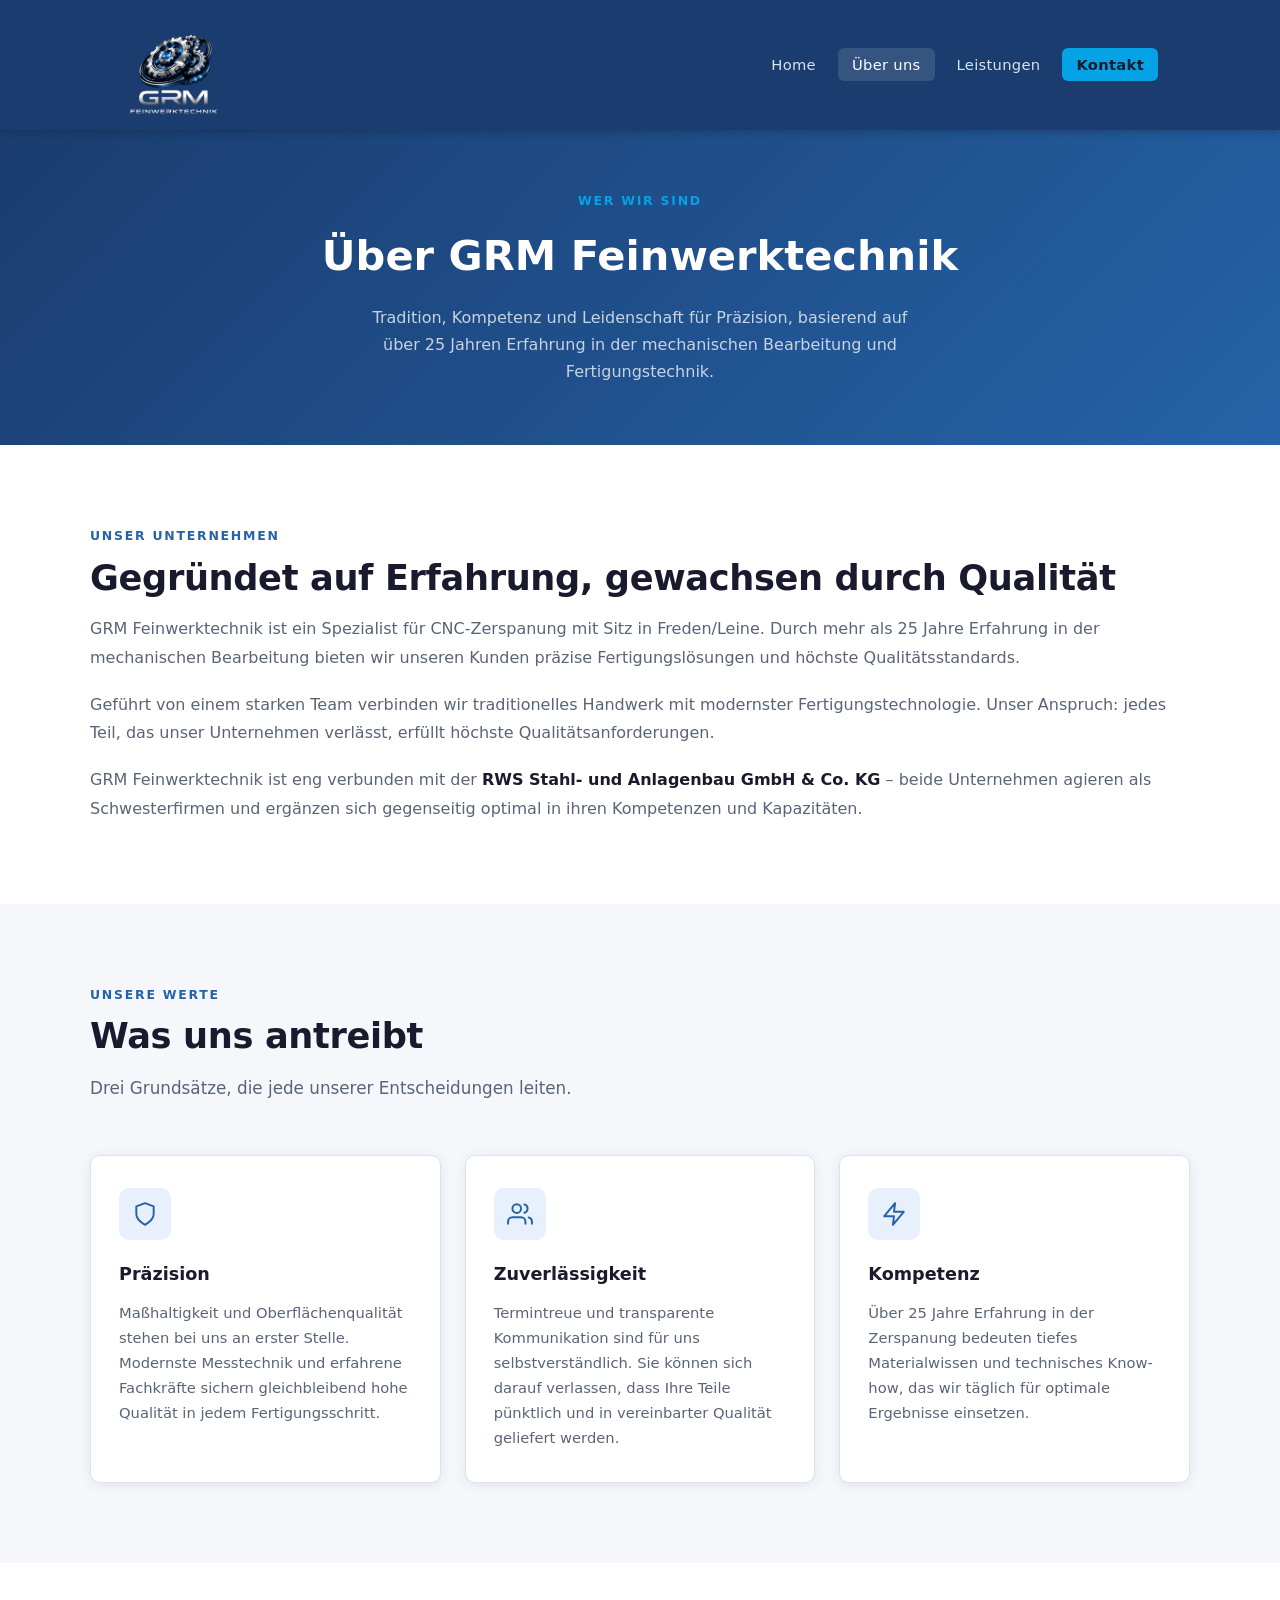
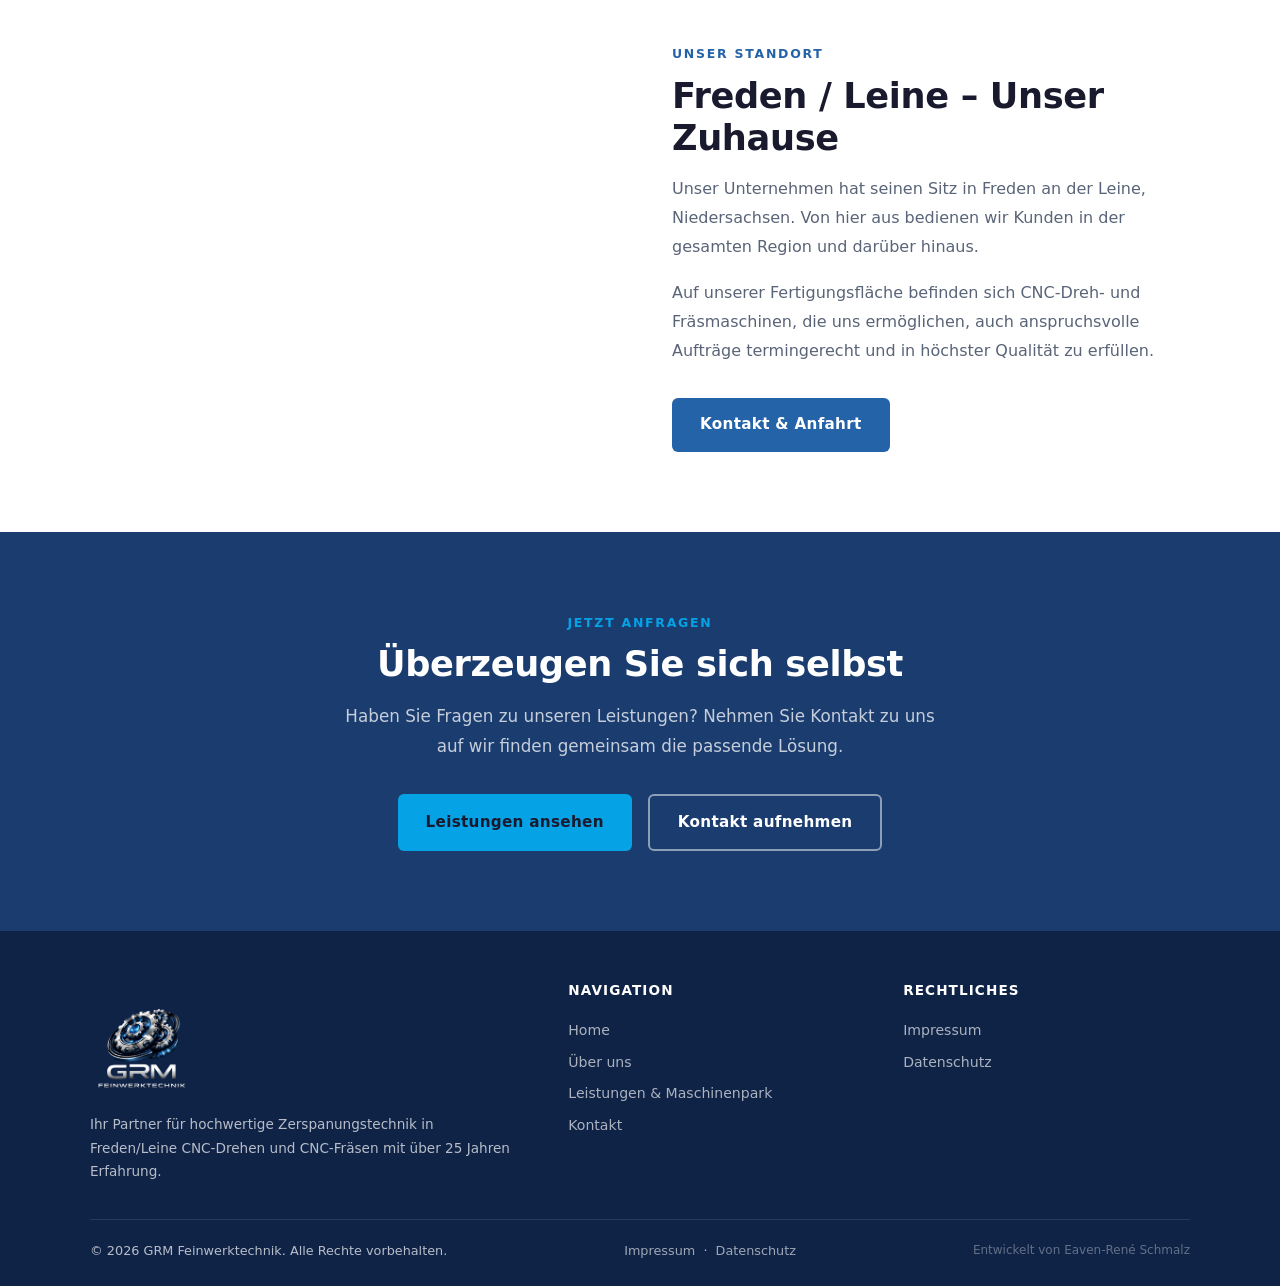
<file: ueber-uns.html>
<!doctype html>
<html lang="de">
  <head>
    <meta charset="UTF-8" />
    <meta name="viewport" content="width=device-width, initial-scale=1.0" />
    <title>Über uns – GRM Feinwerktechnik</title>
    <meta
      name="description"
      content="Erfahren Sie mehr über GRM Feinwerktechnik – unser Team, unsere Geschichte und unsere Werte."
    />
    <link rel="icon" type="image/svg+xml" href="images/favicon.svg" />
    <link rel="stylesheet" href="css/style.css" />
  </head>
  <body>
    <!-- NAVIGATION -->
    <header>
      <nav>
        <a href="index.html" class="nav-logo">
          <img src="images/Logo.png" alt="GRM Feinwerktechnik" />
        </a>
        <div class="nav-toggle" onclick="toggleNav()" aria-label="Menü">
          <span></span><span></span><span></span>
        </div>
        <ul class="nav-links" id="navLinks">
          <li><a href="index.html">Home</a></li>
          <li><a href="ueber-uns.html" class="active">Über uns</a></li>
          <li><a href="leistungen.html">Leistungen</a></li>
          <li><a href="kontakt.html" class="btn-nav">Kontakt</a></li>
        </ul>
      </nav>
    </header>

    <!-- PAGE HEADER -->
    <div class="page-header">
      <div class="section-label">Wer wir sind</div>
      <h1>Über GRM Feinwerktechnik</h1>
      <p>
        Tradition, Kompetenz und Leidenschaft für Präzision, basierend auf über
        25 Jahren Erfahrung in der mechanischen Bearbeitung und
        Fertigungstechnik.
      </p>
    </div>

    <!-- INTRO -->
    <section class="section">
      <div class="container">
        <div class="section-label">Unser Unternehmen</div>
        <h2>Gegründet auf Erfahrung, gewachsen durch Qualität</h2>
        <p
          style="
            color: var(--text-muted);
            margin-bottom: 18px;
            line-height: 1.8;
          "
        >
          GRM Feinwerktechnik ist ein Spezialist für CNC-Zerspanung mit Sitz in
          Freden/Leine. Durch mehr als 25 Jahre Erfahrung in der mechanischen
          Bearbeitung bieten wir unseren Kunden präzise Fertigungslösungen und
          höchste Qualitätsstandards.
        </p>
        <p
          style="
            color: var(--text-muted);
            margin-bottom: 18px;
            line-height: 1.8;
          "
        >
          Geführt von einem starken Team verbinden wir traditionelles Handwerk
          mit modernster Fertigungstechnologie. Unser Anspruch: jedes Teil, das
          unser Unternehmen verlässt, erfüllt höchste Qualitätsanforderungen.
        </p>
        <p style="color: var(--text-muted); line-height: 1.8">
          GRM Feinwerktechnik ist eng verbunden mit der
          <strong style="color: var(--text-dark)"
            >RWS Stahl- und Anlagenbau GmbH &amp; Co. KG</strong
          >
          – beide Unternehmen agieren als Schwesterfirmen und ergänzen sich
          gegenseitig optimal in ihren Kompetenzen und Kapazitäten.
        </p>
      </div>
    </section>

    <!-- WERTE -->
    <section class="section section-light">
      <div class="container">
        <div class="section-label">Unsere Werte</div>
        <h2>Was uns antreibt</h2>
        <p class="section-intro">
          Drei Grundsätze, die jede unserer Entscheidungen leiten.
        </p>

        <div class="cards">
          <div class="card">
            <div class="card-icon">
              <svg viewBox="0 0 24 24">
                <path d="M12 22s8-4 8-10V5l-8-3-8 3v7c0 6 8 10 8 10z" />
              </svg>
            </div>
            <h3>Präzision</h3>
            <p>
              Maßhaltigkeit und Oberflächenqualität stehen bei uns an erster
              Stelle. Modernste Messtechnik und erfahrene Fachkräfte sichern
              gleichbleibend hohe Qualität in jedem Fertigungsschritt.
            </p>
          </div>

          <div class="card">
            <div class="card-icon">
              <svg viewBox="0 0 24 24">
                <path d="M17 21v-2a4 4 0 00-4-4H5a4 4 0 00-4 4v2" />
                <circle cx="9" cy="7" r="4" />
                <path d="M23 21v-2a4 4 0 00-3-3.87" />
                <path d="M16 3.13a4 4 0 010 7.75" />
              </svg>
            </div>
            <h3>Zuverlässigkeit</h3>
            <p>
              Termintreue und transparente Kommunikation sind für uns
              selbstverständlich. Sie können sich darauf verlassen, dass Ihre
              Teile pünktlich und in vereinbarter Qualität geliefert werden.
            </p>
          </div>

          <div class="card">
            <div class="card-icon">
              <svg viewBox="0 0 24 24">
                <polyline points="13 2 3 14 12 14 11 22 21 10 12 10 13 2" />
              </svg>
            </div>
            <h3>Kompetenz</h3>
            <p>
              Über 25 Jahre Erfahrung in der Zerspanung bedeuten tiefes
              Materialwissen und technisches Know-how, das wir täglich für
              optimale Ergebnisse einsetzen.
            </p>
          </div>
        </div>
      </div>
    </section>

    <!-- STANDORT -->
    <section class="section">
      <div class="container">
        <div class="two-col reverse">
          <div>
            <div class="section-label">Unser Standort</div>
            <h2>Freden / Leine – Unser Zuhause</h2>
            <p
              style="
                color: var(--text-muted);
                margin-bottom: 18px;
                line-height: 1.8;
              "
            >
              Unser Unternehmen hat seinen Sitz in Freden an der Leine,
              Niedersachsen. Von hier aus bedienen wir Kunden in der gesamten
              Region und darüber hinaus.
            </p>
            <p
              style="
                color: var(--text-muted);
                margin-bottom: 32px;
                line-height: 1.8;
              "
            >
              Auf unserer Fertigungsfläche befinden sich CNC-Dreh- und
              Fräsmaschinen, die uns ermöglichen, auch anspruchsvolle Aufträge
              termingerecht und in höchster Qualität zu erfüllen.
            </p>
            <a href="kontakt.html" class="btn btn-blue"
              >Kontakt &amp; Anfahrt</a
            >
          </div>
          <div style="border-radius: 10px; overflow: hidden; aspect-ratio: 4/3">
            <iframe
              src="https://www.google.com/maps?q=Steinkampstra%C3%9Fe+1A%2C+31084+Freden+%28Leine%29&output=embed"
              width="100%"
              height="100%"
              style="border: 0; display: block"
              allowfullscreen=""
              loading="lazy"
              referrerpolicy="no-referrer-when-downgrade"
              title="Standort GRM Feinwerktechnik"
            ></iframe>
          </div>
        </div>
      </div>
    </section>

    <!-- CTA -->
    <section class="section section-blue" style="text-align: center">
      <div class="container">
        <div class="section-label">Jetzt anfragen</div>
        <h2>Überzeugen Sie sich selbst</h2>
        <p class="section-intro" style="margin: 0 auto 32px">
          Haben Sie Fragen zu unseren Leistungen? Nehmen Sie Kontakt zu uns auf
          wir finden gemeinsam die passende Lösung.
        </p>
        <div
          style="
            display: flex;
            gap: 16px;
            justify-content: center;
            flex-wrap: wrap;
          "
        >
          <a href="leistungen.html" class="btn btn-primary"
            >Leistungen ansehen</a
          >
          <a href="kontakt.html" class="btn btn-outline">Kontakt aufnehmen</a>
        </div>
      </div>
    </section>

    <!-- FOOTER -->
    <footer>
      <div class="footer-inner">
        <div class="footer-brand">
          <a href="index.html" class="nav-logo" style="text-decoration: none">
            <img src="images/Logo.png" alt="GRM Feinwerktechnik" />
          </a>
          <p>
            Ihr Partner für hochwertige Zerspanungstechnik in Freden/Leine
            CNC-Drehen und CNC-Fräsen mit über 25 Jahren Erfahrung.
          </p>
        </div>
        <div class="footer-col">
          <h4>Navigation</h4>
          <a href="index.html">Home</a>
          <a href="ueber-uns.html">Über uns</a>
          <a href="leistungen.html">Leistungen &amp; Maschinenpark</a>
          <a href="kontakt.html">Kontakt</a>
        </div>
        <div class="footer-col">
          <h4>Rechtliches</h4>
          <a href="impressum.html">Impressum</a>
          <a href="datenschutz.html">Datenschutz</a>
        </div>
      </div>
      <div class="footer-bottom">
        <span>&copy; 2026 GRM Feinwerktechnik. Alle Rechte vorbehalten.</span>
        <span>
          <a href="impressum.html">Impressum</a> &nbsp;·&nbsp;
          <a href="datenschutz.html">Datenschutz</a>
        </span>
        <span style="color: rgba(255, 255, 255, 0.35); font-size: 0.75rem"
          >Entwickelt von Eaven-René Schmalz</span
        >
      </div>
    </footer>

    <script>
      function toggleNav() {
        document.getElementById("navLinks").classList.toggle("open");
      }
    </script>
  </body>
</html>
</file>
<file: css/style.css>
/* ===== RESET & BASE ===== */
*,
*::before,
*::after {
  box-sizing: border-box;
  margin: 0;
  padding: 0;
}

:root {
  --blue-dark: #1a3c6e;
  --blue-mid: #2563a8;
  --blue-light: #3b82c4;
  --blue-pale: #e8f0fb;
  --accent: #05a2e6ff;
  --text-dark: #1a1a2e;
  --text-muted: #5a6478;
  --white: #ffffff;
  --bg-light: #f5f7fa;
  --border: #dce3ef;

  --font: "Segoe UI", system-ui, -apple-system, sans-serif;
  --radius: 6px;
  --shadow: 0 2px 12px rgba(26, 60, 110, 0.1);
  --shadow-lg: 0 8px 32px rgba(26, 60, 110, 0.15);
}

html {
  scroll-behavior: smooth;
}

body {
  font-family: var(--font);
  color: var(--text-dark);
  background: var(--white);
  line-height: 1.7;
  font-size: 16px;
}

img {
  max-width: 100%;
  display: block;
}
a {
  color: var(--blue-mid);
  text-decoration: none;
}
a:hover {
  text-decoration: underline;
}
ul {
  list-style: none;
}

/* ===== NAVIGATION ===== */
header {
  background: var(--blue-dark);
  position: sticky;
  top: 0;
  z-index: 100;
  box-shadow: 0 2px 8px rgba(0, 0, 0, 0.2);
}

nav {
  max-width: 1100px;
  margin: 0 auto;
  padding: 0 32px;
  display: flex;
  align-items: center;
  justify-content: space-between;
  height: 130px;
}

.nav-logo {
  display: flex;
  align-items: center;
  text-decoration: none;
}

.nav-logo img {
  height: 120px;
  width: auto;
  display: block;
}

.nav-logo span {
  color: var(--accent);
}

.nav-logo .logo-sub {
  font-size: 0.7rem;
  font-weight: 400;
  letter-spacing: 0.12em;
  color: rgba(255, 255, 255, 0.65);
  display: block;
  text-transform: uppercase;
  line-height: 1;
  margin-top: 2px;
}

.nav-links {
  display: flex;
  gap: 8px;
  align-items: center;
}

.nav-links a {
  color: rgba(255, 255, 255, 0.85);
  text-decoration: none;
  font-size: 0.92rem;
  font-weight: 500;
  padding: 8px 14px;
  border-radius: var(--radius);
  transition:
    background 0.2s,
    color 0.2s;
  letter-spacing: 0.02em;
}

.nav-links a:hover,
.nav-links a.active {
  background: rgba(255, 255, 255, 0.12);
  color: var(--white);
  text-decoration: none;
}

.nav-links a.btn-nav {
  background: var(--accent);
  color: var(--text-dark);
  font-weight: 700;
}

.nav-links a.btn-nav:hover {
  background: #0482b8;
  color: var(--text-dark);
}

/* Mobile hamburger */
.nav-toggle {
  display: none;
  flex-direction: column;
  gap: 5px;
  cursor: pointer;
  padding: 4px;
}

.nav-toggle span {
  width: 24px;
  height: 2px;
  background: var(--white);
  border-radius: 2px;
  transition: 0.3s;
}

/* ===== HERO ===== */
.hero {
  background: linear-gradient(
    135deg,
    var(--blue-dark) 0%,
    var(--blue-mid) 100%
  );
  color: var(--white);
  padding: 100px 24px 80px;
  text-align: center;
  position: relative;
  overflow: hidden;
}

.hero::before {
  content: "";
  position: absolute;
  inset: 0;
  background: url("data:image/svg+xml,%3Csvg width='60' height='60' viewBox='0 0 60 60' xmlns='http://www.w3.org/2000/svg'%3E%3Cg fill='none' fill-rule='evenodd'%3E%3Cg fill='%23ffffff' fill-opacity='0.04'%3E%3Cpath d='M36 34v-4h-2v4h-4v2h4v4h2v-4h4v-2h-4zm0-30V0h-2v4h-4v2h4v4h2V6h4V4h-4zM6 34v-4H4v4H0v2h4v4h2v-4h4v-2H6zM6 4V0H4v4H0v2h4v4h2V6h4V4H6z'/%3E%3C/g%3E%3C/g%3E%3C/svg%3E");
}

.hero-content {
  position: relative;
  max-width: 760px;
  margin: 0 auto;
}

.hero-badge {
  display: inline-block;
  background: rgba(255, 255, 255, 0.15);
  border: 1px solid rgba(255, 255, 255, 0.25);
  color: rgba(255, 255, 255, 0.9);
  font-size: 0.78rem;
  font-weight: 600;
  letter-spacing: 0.14em;
  text-transform: uppercase;
  padding: 6px 16px;
  border-radius: 20px;
  margin-bottom: 24px;
}

.hero h1 {
  font-size: clamp(2rem, 5vw, 3rem);
  font-weight: 800;
  line-height: 1.15;
  margin-bottom: 24px;
  letter-spacing: -0.01em;
}

.typed-cursor {
  color: var(--accent);
  font-weight: 300;
  animation: blink 0.75s step-end infinite;
  margin-left: 2px;
}

@keyframes blink {
  0%,
  100% {
    opacity: 1;
  }
  50% {
    opacity: 0;
  }
}

.hero h1 span {
  color: var(--accent);
}

.hero p {
  font-size: 1.1rem;
  color: rgba(255, 255, 255, 0.85);
  max-width: 600px;
  margin: 0 auto 36px;
  line-height: 1.8;
}

.hero-cta {
  display: flex;
  gap: 16px;
  justify-content: center;
  flex-wrap: wrap;
}

.btn {
  display: inline-flex;
  align-items: center;
  gap: 8px;
  padding: 14px 28px;
  border-radius: var(--radius);
  font-size: 0.95rem;
  font-weight: 600;
  text-decoration: none;
  transition: all 0.2s;
  cursor: pointer;
  border: none;
  letter-spacing: 0.02em;
}

.btn-primary {
  background: var(--accent);
  color: var(--text-dark);
}

.btn-primary:hover {
  background: #0482b8;
  transform: translateY(-1px);
  box-shadow: 0 4px 16px rgba(0, 0, 0, 0.2);
  text-decoration: none;
  color: var(--text-dark);
}

.btn-outline {
  background: transparent;
  color: var(--white);
  border: 2px solid rgba(255, 255, 255, 0.5);
}

.btn-outline:hover {
  background: rgba(255, 255, 255, 0.1);
  border-color: var(--white);
  transform: translateY(-1px);
  text-decoration: none;
  color: var(--white);
}

.btn-blue {
  background: var(--blue-mid);
  color: var(--white);
}

.btn-blue:hover {
  background: var(--blue-dark);
  transform: translateY(-1px);
  text-decoration: none;
  color: var(--white);
}

/* ===== STATS BAR ===== */
.stats-bar {
  background: var(--white);
  box-shadow: var(--shadow-lg);
  border-radius: var(--radius);
  max-width: 860px;
  margin: -36px auto 0;
  position: relative;
  z-index: 10;
  display: grid;
  grid-template-columns: repeat(3, 1fr);
  divide: var(--border);
  overflow: hidden;
}

.stat-item {
  padding: 28px 24px;
  text-align: center;
  border-right: 1px solid var(--border);
}

.stat-item:last-child {
  border-right: none;
}

.stat-number {
  font-size: 2rem;
  font-weight: 800;
  color: var(--blue-dark);
  line-height: 1;
  display: block;
}

.stat-label {
  font-size: 0.82rem;
  color: var(--text-muted);
  font-weight: 500;
  letter-spacing: 0.04em;
  margin-top: 4px;
}

/* ===== SECTIONS ===== */
.section {
  padding: 80px 24px;
}

.section-light {
  background: var(--bg-light);
}
.section-blue {
  background: var(--blue-dark);
  color: var(--white);
}

.container {
  max-width: 1100px;
  margin: 0 auto;
}

.section-label {
  font-size: 0.78rem;
  font-weight: 700;
  letter-spacing: 0.14em;
  text-transform: uppercase;
  color: var(--blue-mid);
  margin-bottom: 10px;
}

.section-blue .section-label {
  color: var(--accent);
}

h2 {
  font-size: clamp(1.6rem, 3.5vw, 2.2rem);
  font-weight: 800;
  line-height: 1.2;
  margin-bottom: 16px;
  letter-spacing: -0.01em;
}

.section-blue h2 {
  color: var(--white);
}

.section-intro {
  font-size: 1.05rem;
  color: var(--text-muted);
  max-width: 600px;
  margin-bottom: 52px;
  line-height: 1.8;
}

.section-blue .section-intro {
  color: rgba(255, 255, 255, 0.75);
}

/* ===== CARDS ===== */
.cards {
  display: grid;
  grid-template-columns: repeat(auto-fit, minmax(280px, 1fr));
  gap: 24px;
}

.cards-2col {
  grid-template-columns: repeat(2, 1fr);
}

@media (max-width: 580px) {
  .cards-2col {
    grid-template-columns: 1fr;
  }
}

.card {
  background: var(--white);
  border: 1px solid var(--border);
  border-radius: 10px;
  padding: 32px 28px;
  box-shadow: var(--shadow);
  transition:
    transform 0.2s,
    box-shadow 0.2s;
}

.card:hover {
  transform: translateY(-3px);
  box-shadow: var(--shadow-lg);
}

.card-icon {
  width: 52px;
  height: 52px;
  background: var(--blue-pale);
  border-radius: 10px;
  display: flex;
  align-items: center;
  justify-content: center;
  margin-bottom: 20px;
}

.card-icon svg {
  width: 26px;
  height: 26px;
  color: var(--blue-mid);
  fill: none;
  stroke: currentColor;
  stroke-width: 1.8;
  stroke-linecap: round;
  stroke-linejoin: round;
}

.card h3 {
  font-size: 1.1rem;
  font-weight: 700;
  margin-bottom: 10px;
  color: var(--text-dark);
}

.card p {
  font-size: 0.92rem;
  color: var(--text-muted);
  line-height: 1.7;
}

/* ===== MEISTERBETRIEB BANNER ===== */
.meister-banner {
  display: flex;
  align-items: center;
  gap: 20px;
  background: linear-gradient(135deg, #fff8e8 0%, #fff3d0 100%);
  border: 2px solid var(--accent);
  border-radius: 12px;
  padding: 24px 28px;
  margin-bottom: 52px;
}

.meister-icon {
  width: 60px;
  height: 60px;
  background: var(--accent);
  border-radius: 50%;
  display: flex;
  align-items: center;
  justify-content: center;
  flex-shrink: 0;
}

.meister-icon svg {
  width: 30px;
  height: 30px;
  stroke: var(--text-dark);
  fill: none;
  stroke-width: 2;
  stroke-linecap: round;
  stroke-linejoin: round;
}

.meister-text strong {
  display: block;
  font-size: 1.05rem;
  font-weight: 800;
  color: var(--text-dark);
  margin-bottom: 4px;
  letter-spacing: 0.01em;
}

.meister-text p {
  font-size: 0.88rem;
  color: var(--text-muted);
  margin: 0;
  line-height: 1.6;
}

/* ===== TEAM CARDS ===== */
.team-grid {
  display: grid;
  grid-template-columns: repeat(3, 1fr);
  gap: 28px;
}

.team-card {
  background: var(--white);
  border: 1px solid var(--border);
  border-radius: 14px;
  overflow: hidden;
  box-shadow: var(--shadow);
  text-align: center;
  transition:
    transform 0.25s,
    box-shadow 0.25s;
}

.team-card:hover {
  transform: translateY(-4px);
  box-shadow: var(--shadow-lg);
}

.team-photo {
  width: 100%;
  aspect-ratio: 1/1;
  overflow: hidden;
  background: linear-gradient(135deg, var(--blue-pale) 0%, #c8d9f0 100%);
  position: relative;
  display: flex;
  align-items: center;
  justify-content: center;
  flex-direction: column;
  gap: 8px;
  color: var(--blue-mid);
  font-size: 0.78rem;
  font-weight: 500;
}

.team-photo img {
  width: 100%;
  height: 100%;
  object-fit: cover;
  display: block;
}

.team-photo svg {
  width: 52px;
  height: 52px;
  stroke: var(--blue-light);
  fill: none;
  stroke-width: 1.2;
}

.team-body {
  padding: 22px 20px 24px;
}

.team-badge {
  display: inline-block;
  background: var(--accent);
  color: var(--text-dark);
  font-size: 0.68rem;
  font-weight: 800;
  letter-spacing: 0.1em;
  text-transform: uppercase;
  padding: 3px 10px;
  border-radius: 20px;
  margin-bottom: 10px;
}

.team-body h3 {
  font-size: 1.1rem;
  font-weight: 800;
  color: var(--text-dark);
  margin-bottom: 4px;
}

.team-role {
  font-size: 0.82rem;
  color: var(--blue-mid);
  font-weight: 600;
  letter-spacing: 0.04em;
  margin-bottom: 14px;
  display: block;
}

.team-strengths {
  list-style: none;
  text-align: left;
  margin: 0;
  padding: 0;
  border-top: 1px solid var(--border);
  padding-top: 14px;
}

.team-strengths li {
  display: flex;
  align-items: flex-start;
  gap: 8px;
  font-size: 0.85rem;
  color: var(--text-muted);
  margin-bottom: 7px;
  line-height: 1.5;
}

.team-strengths li::before {
  content: "";
  width: 6px;
  height: 6px;
  background: var(--accent);
  border-radius: 50%;
  flex-shrink: 0;
  margin-top: 6px;
}

@media (max-width: 768px) {
  .team-grid {
    grid-template-columns: 1fr;
    max-width: 360px;
    margin: 0 auto;
  }
  .meister-banner {
    flex-direction: column;
    text-align: center;
  }
}

/* ===== USP LIST ===== */
.usp-list {
  display: grid;
  grid-template-columns: repeat(auto-fit, minmax(220px, 1fr));
  gap: 20px;
}

.usp-item {
  display: flex;
  align-items: flex-start;
  gap: 14px;
}

.usp-icon {
  width: 36px;
  height: 36px;
  background: var(--accent);
  border-radius: 50%;
  display: flex;
  align-items: center;
  justify-content: center;
  flex-shrink: 0;
  margin-top: 2px;
}

.usp-icon svg {
  width: 18px;
  height: 18px;
  stroke: var(--text-dark);
  fill: none;
  stroke-width: 2.5;
  stroke-linecap: round;
  stroke-linejoin: round;
}

.usp-item strong {
  display: block;
  font-size: 0.95rem;
  margin-bottom: 2px;
}
.usp-item p {
  font-size: 0.85rem;
  color: var(--text-muted);
  margin: 0;
}

.section-blue .usp-item p {
  color: rgba(255, 255, 255, 0.65);
}
.section-blue .usp-item strong {
  color: var(--white);
}

/* ===== TWO-COL ===== */
.two-col {
  display: grid;
  grid-template-columns: 1fr 1fr;
  gap: 64px;
  align-items: center;
}

.two-col.reverse {
  direction: rtl;
}
.two-col.reverse > * {
  direction: ltr;
}

/* ===== IMAGE PLACEHOLDER ===== */
.img-placeholder {
  background: linear-gradient(135deg, var(--blue-pale) 0%, #c8d9f0 100%);
  border-radius: 10px;
  aspect-ratio: 4/3;
  display: flex;
  align-items: center;
  justify-content: center;
  flex-direction: column;
  gap: 12px;
  color: var(--blue-mid);
  font-size: 0.85rem;
  font-weight: 500;
  border: 2px dashed var(--blue-light);
}

.img-placeholder svg {
  width: 48px;
  height: 48px;
  stroke: var(--blue-light);
  fill: none;
  stroke-width: 1.5;
}

.img-placeholder.logo-frame {
  background: var(--white);
  border: 1px solid var(--blue-pale);
  padding: 0;
  overflow: hidden;
  box-shadow: var(--shadow);
}

.img-placeholder.logo-frame img {
  width: 100%;
  height: 100%;
  object-fit: cover;
  object-position: center top;
  display: block;
}

/* ===== SERVICE PHOTO CARDS ===== */
.service-photo-grid {
  display: grid;
  grid-template-columns: repeat(2, 1fr);
  gap: 28px;
}

.service-photo-card {
  background: var(--white);
  border-radius: 12px;
  overflow: hidden;
  box-shadow: var(--shadow);
  border: 1px solid var(--border);
  transition:
    transform 0.25s,
    box-shadow 0.25s;
}

.service-photo-card:hover {
  transform: translateY(-5px);
  box-shadow: var(--shadow-lg);
}

.service-photo-card .card-img {
  width: 100%;
  aspect-ratio: 16/9;
  overflow: hidden;
  position: relative;
  background: linear-gradient(135deg, #c8d9f0 0%, #e8f0fb 100%);
}

.service-photo-card .card-img img {
  width: 100%;
  height: 100%;
  object-fit: cover;
  display: block;
  transition: transform 0.4s;
}

.service-photo-card:hover .card-img img {
  transform: scale(1.04);
}

.service-photo-card .card-img .img-overlay {
  position: absolute;
  inset: 0;
  display: flex;
  flex-direction: column;
  align-items: center;
  justify-content: center;
  gap: 10px;
  color: var(--blue-mid);
  font-size: 0.82rem;
  font-weight: 600;
  letter-spacing: 0.04em;
}

.service-photo-card .card-img .img-overlay svg {
  width: 40px;
  height: 40px;
  stroke: var(--blue-light);
  fill: none;
  stroke-width: 1.4;
}

.service-photo-card .card-img .card-badge {
  position: absolute;
  top: 14px;
  left: 14px;
  background: var(--blue-dark);
  color: var(--white);
  font-size: 0.72rem;
  font-weight: 700;
  letter-spacing: 0.08em;
  text-transform: uppercase;
  padding: 4px 12px;
  border-radius: 20px;
}

.service-photo-card .card-body {
  padding: 26px 26px 24px;
}

.service-photo-card .card-body h3 {
  font-size: 1.2rem;
  font-weight: 800;
  color: var(--blue-dark);
  margin-bottom: 10px;
}

.service-photo-card .card-body p {
  font-size: 0.92rem;
  color: var(--text-muted);
  line-height: 1.75;
  margin-bottom: 16px;
}

@media (max-width: 768px) {
  .service-photo-grid {
    grid-template-columns: 1fr;
  }
}

/* ===== LEISTUNGEN TABLE ===== */
.leistung-grid {
  display: grid;
  grid-template-columns: repeat(auto-fit, minmax(320px, 1fr));
  gap: 24px;
  margin-bottom: 48px;
}

.leistung-card {
  border-left: 4px solid var(--blue-mid);
  background: var(--white);
  padding: 24px 24px 24px 20px;
  border-radius: 0 var(--radius) var(--radius) 0;
  box-shadow: var(--shadow);
}

.leistung-card h3 {
  font-size: 1.1rem;
  font-weight: 700;
  color: var(--blue-dark);
  margin-bottom: 8px;
}

.leistung-card p {
  font-size: 0.9rem;
  color: var(--text-muted);
  line-height: 1.7;
  margin-bottom: 14px;
}

.tag-list {
  display: flex;
  flex-wrap: wrap;
  gap: 6px;
}

.tag {
  background: var(--blue-pale);
  color: var(--blue-dark);
  font-size: 0.75rem;
  font-weight: 600;
  padding: 3px 10px;
  border-radius: 20px;
  letter-spacing: 0.02em;
}

/* ===== MASCHINEN TABLE ===== */
.maschinen-table-wrap {
  background: var(--white);
  border-radius: 14px;
  box-shadow: var(--shadow);
  overflow: hidden;
  border: 1px solid var(--border);
}

.maschinen-table {
  width: 100%;
  border-collapse: collapse;
  font-size: 0.92rem;
}

.maschinen-table thead {
  background: var(--blue-dark);
  color: var(--white);
}

.maschinen-table th {
  padding: 16px 24px;
  text-align: left;
  font-size: 0.78rem;
  letter-spacing: 0.08em;
  text-transform: uppercase;
  font-weight: 600;
}

.maschinen-table td {
  padding: 16px 24px;
  border-bottom: 1px solid var(--border);
  vertical-align: middle;
}

.maschinen-table tbody tr:last-child td {
  border-bottom: 1px solid var(--border);
}

.maschinen-table tbody:last-child tr:last-child td {
  border-bottom: none;
}

.maschinen-table tbody tr:not(.maschinen-group-row):hover {
  background: var(--blue-pale);
}

.maschinen-group-row td {
  background: var(--bg-light);
  padding: 14px 24px;
  border-bottom: 1px solid var(--border);
  border-top: 1px solid var(--border);
}

.maschinen-group-label {
  display: flex;
  align-items: center;
  gap: 14px;
}

.maschinen-group-icon {
  flex: 0 0 auto;
  width: 36px;
  height: 36px;
  border-radius: 9px;
  background: linear-gradient(135deg, var(--blue-dark), var(--blue-mid));
  display: inline-flex;
  align-items: center;
  justify-content: center;
  box-shadow: 0 3px 10px rgba(26, 60, 110, 0.2);
}

.maschinen-group-icon svg {
  width: 20px;
  height: 20px;
  fill: none;
  stroke: var(--white);
  stroke-width: 2;
  stroke-linecap: round;
  stroke-linejoin: round;
}

.maschinen-group-title {
  font-size: 1.05rem;
  font-weight: 700;
  color: var(--blue-dark);
  letter-spacing: 0.01em;
}

.maschinen-group-count {
  font-size: 0.72rem;
  color: var(--text-muted);
  letter-spacing: 0.06em;
  text-transform: uppercase;
  font-weight: 600;
  margin-left: auto;
}

.maschinen-name {
  font-weight: 600;
  color: var(--blue-dark);
}

.maschinen-vendor {
  color: var(--text-muted);
  font-size: 0.88rem;
}

.maschinen-specs {
  display: flex;
  flex-wrap: wrap;
  gap: 6px;
}

.maschinen-badge {
  display: inline-flex;
  align-items: center;
  background: var(--blue-pale);
  color: var(--blue-dark);
  font-size: 0.78rem;
  font-weight: 600;
  padding: 5px 11px;
  border-radius: 20px;
  letter-spacing: 0.01em;
  white-space: nowrap;
}

/* ===== CONTACT ===== */
.contact-grid {
  display: grid;
  grid-template-columns: 1fr 1.4fr;
  gap: 48px;
  align-items: start;
}

.contact-info h3 {
  font-size: 1rem;
  font-weight: 700;
  margin-bottom: 20px;
  color: var(--blue-dark);
}

.contact-item {
  display: flex;
  gap: 14px;
  margin-bottom: 20px;
  align-items: flex-start;
}

.contact-item-icon {
  width: 40px;
  height: 40px;
  background: var(--blue-pale);
  border-radius: 8px;
  display: flex;
  align-items: center;
  justify-content: center;
  flex-shrink: 0;
}

.contact-item-icon svg {
  width: 20px;
  height: 20px;
  stroke: var(--blue-mid);
  fill: none;
  stroke-width: 1.8;
  stroke-linecap: round;
  stroke-linejoin: round;
}

.contact-item p {
  margin: 0;
  font-size: 0.92rem;
  color: var(--text-muted);
}
.contact-item strong {
  display: block;
  font-size: 0.85rem;
  margin-bottom: 2px;
}

/* ===== HONEYPOT ===== */
.hp-field {
  position: absolute;
  left: -9999px;
  width: 1px;
  height: 1px;
  overflow: hidden;
  opacity: 0;
  pointer-events: none;
}

/* ===== FORM ===== */
.form-card {
  background: var(--white);
  border: 1px solid var(--border);
  border-radius: 10px;
  padding: 36px 32px;
  box-shadow: var(--shadow);
}

.form-row {
  display: grid;
  grid-template-columns: 1fr 1fr;
  gap: 16px;
}

.form-group {
  margin-bottom: 20px;
}

.form-group label {
  display: block;
  font-size: 0.85rem;
  font-weight: 600;
  color: var(--text-dark);
  margin-bottom: 6px;
}

.form-group input,
.form-group textarea,
.form-group select {
  width: 100%;
  padding: 11px 14px;
  border: 1.5px solid var(--border);
  border-radius: var(--radius);
  font-family: var(--font);
  font-size: 0.92rem;
  color: var(--text-dark);
  background: var(--white);
  transition:
    border-color 0.2s,
    box-shadow 0.2s;
  outline: none;
}

.form-group input:focus,
.form-group textarea:focus,
.form-group select:focus {
  border-color: var(--blue-mid);
  box-shadow: 0 0 0 3px rgba(37, 99, 168, 0.12);
}

.form-group textarea {
  resize: vertical;
  min-height: 130px;
}

.form-note {
  font-size: 0.78rem;
  color: var(--text-muted);
  margin-top: 16px;
  line-height: 1.6;
}

/* ===== PAGE HEADER ===== */
.page-header {
  background: linear-gradient(
    135deg,
    var(--blue-dark) 0%,
    var(--blue-mid) 100%
  );
  color: var(--white);
  padding: 60px 24px;
  text-align: center;
}

.page-header .section-label {
  color: var(--accent);
}
.page-header h1 {
  color: var(--white);
  font-size: clamp(1.8rem, 4vw, 2.6rem);
  margin-bottom: 12px;
}
.page-header p {
  color: rgba(255, 255, 255, 0.75);
  max-width: 540px;
  margin: 0 auto;
}

/* ===== FOOTER ===== */
footer {
  background: #0f2347;
  color: rgba(255, 255, 255, 0.7);
  padding: 48px 24px 24px;
}

.footer-inner {
  max-width: 1100px;
  margin: 0 auto;
  display: grid;
  grid-template-columns: 1.5fr 1fr 1fr;
  gap: 48px;
  padding-bottom: 36px;
  border-bottom: 1px solid rgba(255, 255, 255, 0.1);
}

.footer-brand .nav-logo {
  margin-bottom: 14px;
  font-size: 1.1rem;
}
.footer-brand p {
  font-size: 0.85rem;
  line-height: 1.7;
}

.footer-col h4 {
  color: var(--white);
  font-size: 0.85rem;
  font-weight: 700;
  letter-spacing: 0.08em;
  text-transform: uppercase;
  margin-bottom: 16px;
}

.footer-col a {
  display: block;
  color: rgba(255, 255, 255, 0.65);
  font-size: 0.88rem;
  margin-bottom: 8px;
  text-decoration: none;
  transition: color 0.2s;
}

.footer-col a:hover {
  color: var(--white);
  text-decoration: none;
}

.footer-bottom {
  max-width: 1100px;
  margin: 20px auto 0;
  display: flex;
  justify-content: space-between;
  align-items: center;
  font-size: 0.8rem;
  flex-wrap: wrap;
  gap: 8px;
}

.footer-bottom a {
  color: rgba(255, 255, 255, 0.6);
}
.footer-bottom a:hover {
  color: var(--white);
}

/* ===== LEGAL PAGES ===== */
.legal-content {
  max-width: 760px;
  margin: 0 auto;
  padding: 60px 24px;
}

.legal-content h2 {
  font-size: 1.3rem;
  margin-top: 40px;
  margin-bottom: 12px;
  color: var(--blue-dark);
}

.legal-content h2:first-child {
  margin-top: 0;
}
.legal-content p {
  margin-bottom: 14px;
  font-size: 0.95rem;
  color: var(--text-muted);
  line-height: 1.8;
}
.legal-content a {
  color: var(--blue-mid);
}

/* ===== RESPONSIVE ===== */
@media (max-width: 768px) {
  .nav-links {
    display: none;
    flex-direction: column;
    position: absolute;
    top: 110px;
    left: 0;
    right: 0;
    background: var(--blue-dark);
    padding: 16px;
    gap: 4px;
  }
  .nav-links.open {
    display: flex;
  }
  .nav-toggle {
    display: flex;
  }

  .stats-bar {
    grid-template-columns: 1fr;
    margin: 16px 24px 0;
  }
  .stat-item {
    border-right: none;
    border-bottom: 1px solid var(--border);
  }
  .stat-item:last-child {
    border-bottom: none;
  }

  .two-col {
    grid-template-columns: 1fr;
    gap: 32px;
  }
  .two-col.reverse {
    direction: ltr;
  }

  .contact-grid {
    grid-template-columns: 1fr;
  }
  .form-row {
    grid-template-columns: 1fr;
  }
  .footer-inner {
    grid-template-columns: 1fr;
    gap: 28px;
  }
  .footer-bottom {
    flex-direction: column;
    text-align: center;
  }

  .maschinen-table,
  .maschinen-table thead,
  .maschinen-table tbody,
  .maschinen-table tr,
  .maschinen-table td {
    display: block;
    width: 100%;
  }
  .maschinen-table thead {
    display: none;
  }
  .maschinen-table tbody tr:not(.maschinen-group-row) {
    padding: 14px 18px;
    border-bottom: 1px solid var(--border);
  }
  .maschinen-table tbody tr:not(.maschinen-group-row) td {
    padding: 4px 0;
    border: none;
  }
  .maschinen-group-row td {
    padding: 14px 18px;
  }
  .maschinen-name {
    font-size: 1rem;
  }
  .maschinen-group-count {
    font-size: 0.68rem;
  }

  .section {
    padding: 56px 24px;
  }
}

@media (max-width: 480px) {
  .hero {
    padding: 72px 20px 60px;
  }
  .hero-cta {
    flex-direction: column;
    align-items: center;
  }
  .btn {
    width: 100%;
    justify-content: center;
  }
}
</file>
